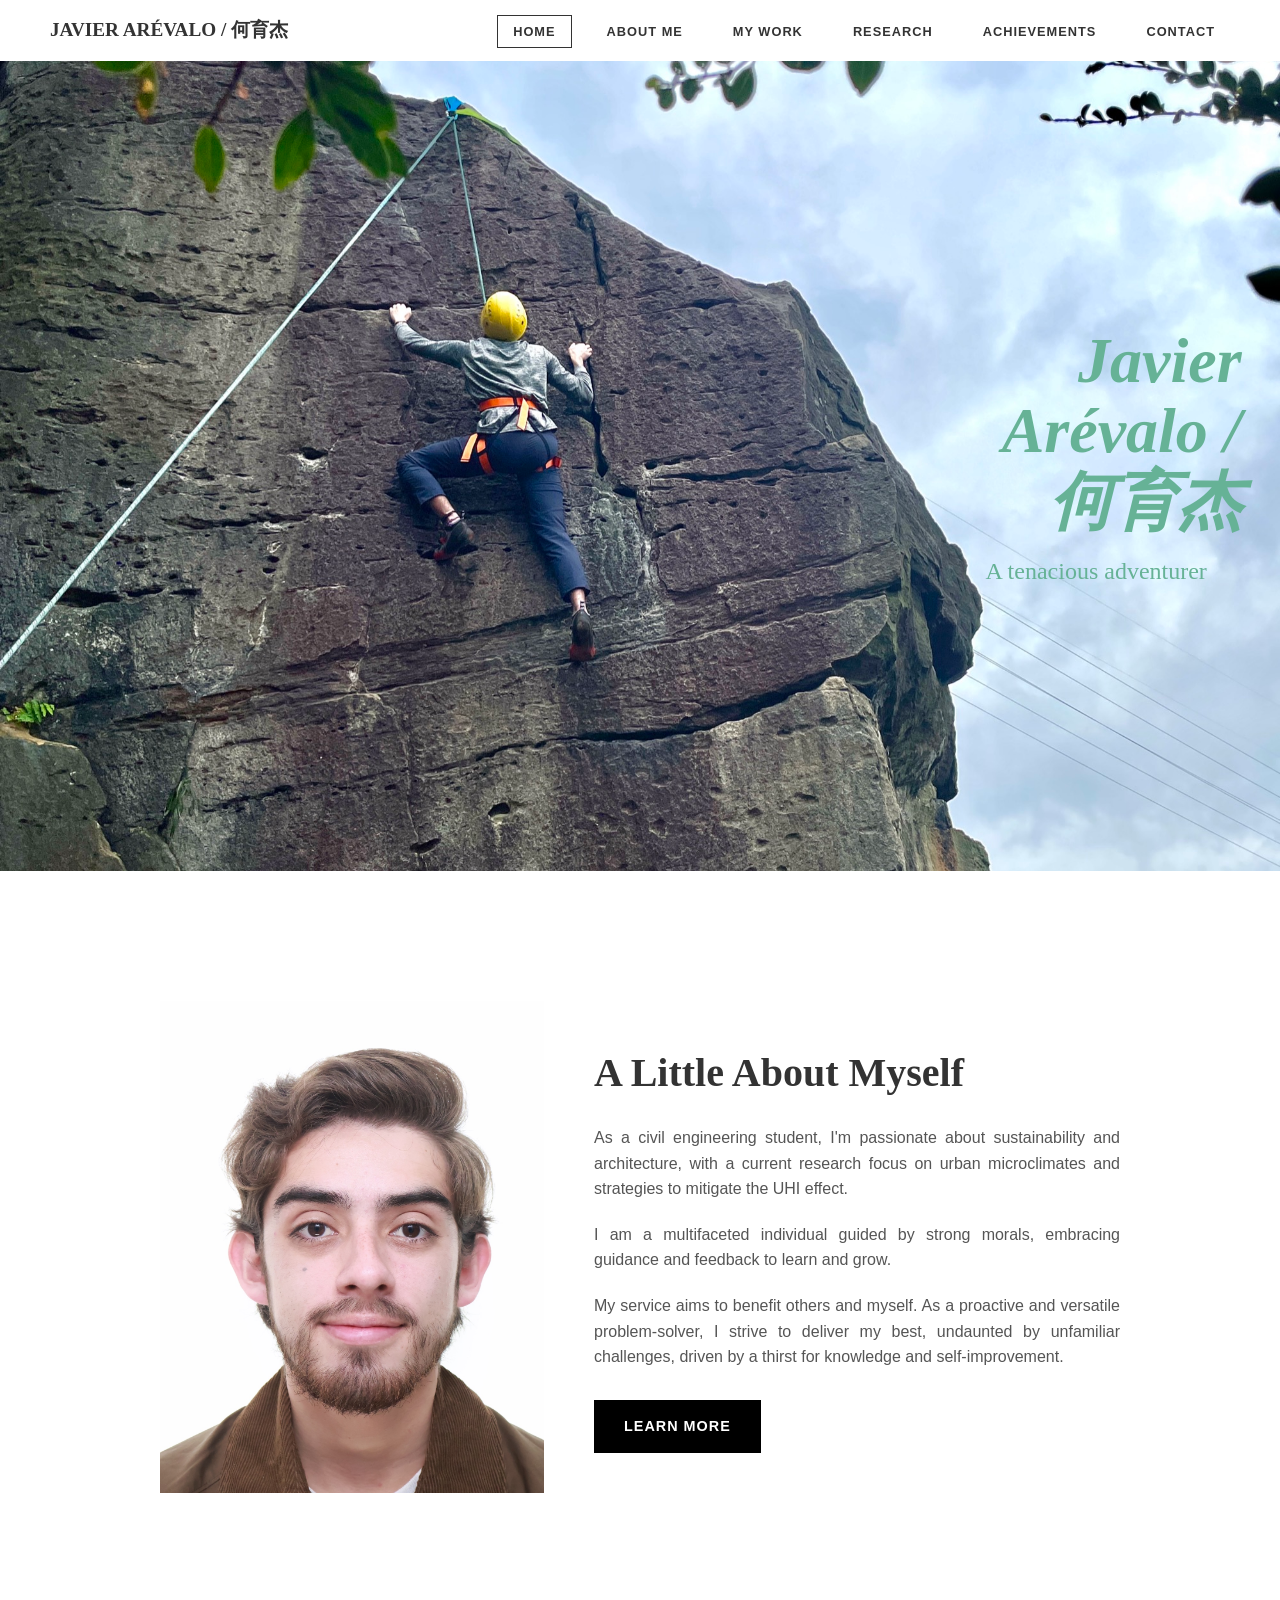
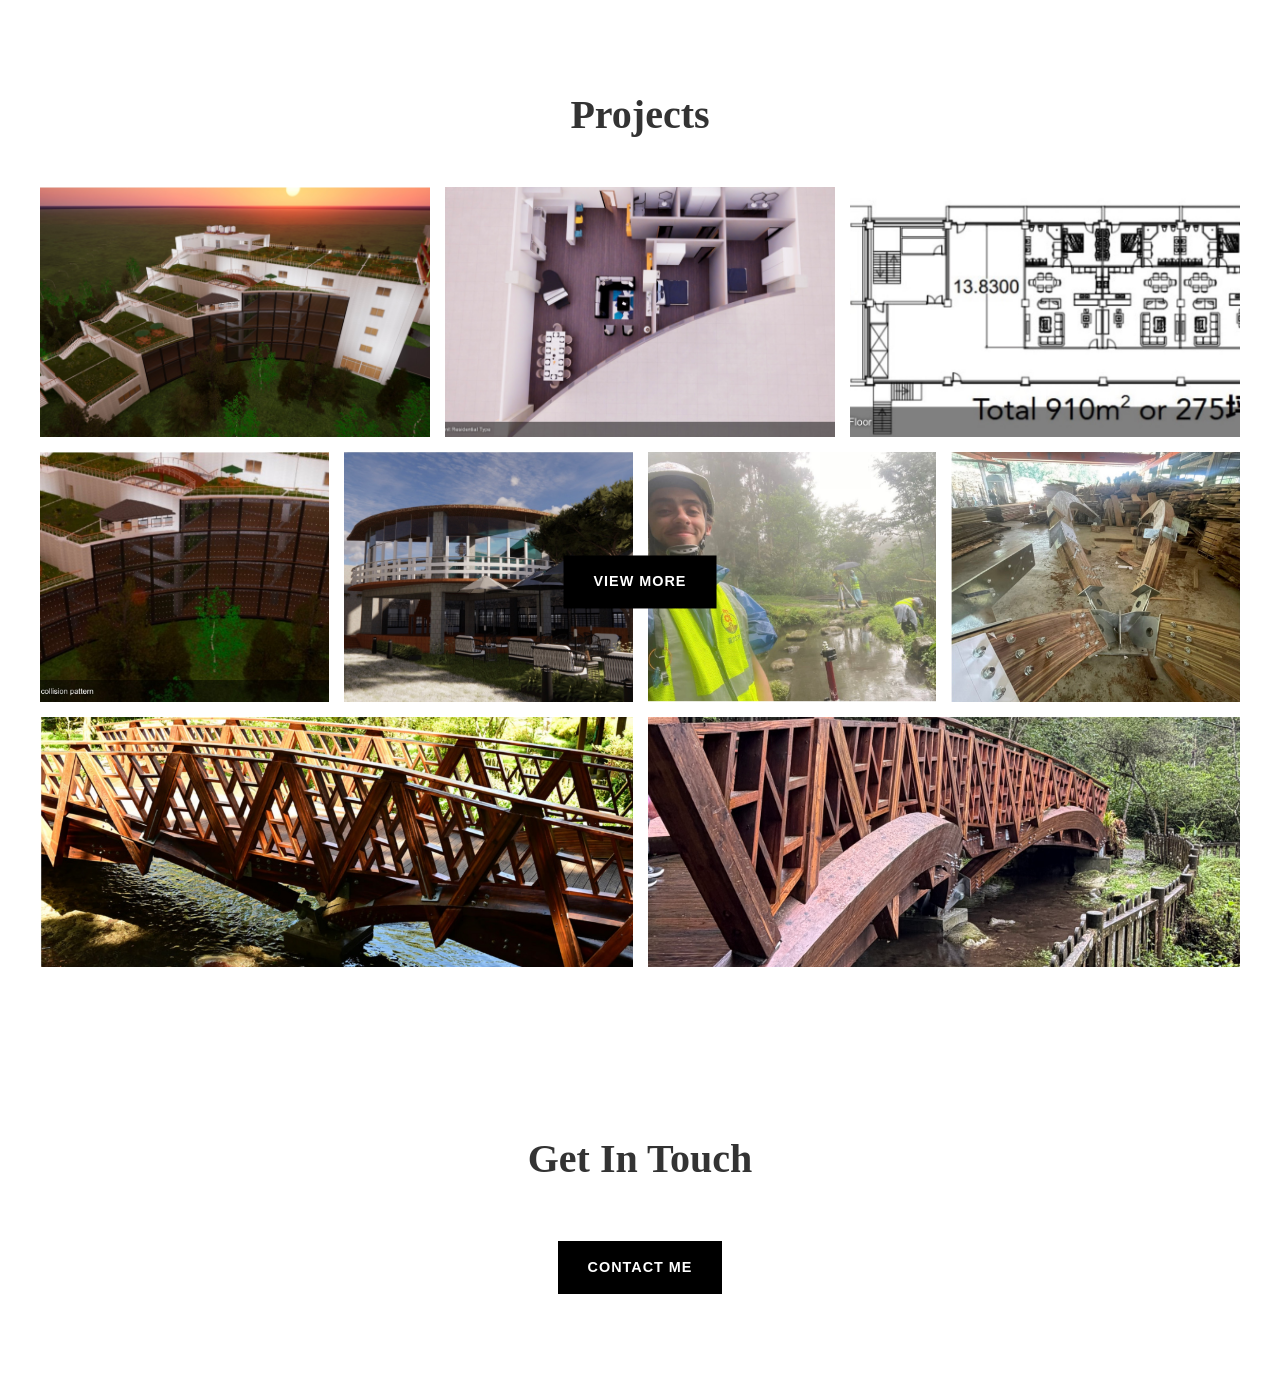
<file: index.html>
<!DOCTYPE html>
<html lang="en">
<head>
    <meta charset="UTF-8">
    <meta name="viewport" content="width=device-width, initial-scale=1.0">
    <title>Javier Arevalo - Home</title>
    <link rel="stylesheet" href="css/style.css">
</head>
<body class="home-page"> <!-- Added class to style header differently -->

    <!-- Header (Styled specifically for Home Page to be transparent/white) -->
    <header class="home-header">
        <h1>JAVIER ARÉVALO / 何育杰</h1>
        <nav>
            <ul>
                <li><a href="index.html" class="active">Home</a></li>
                <li><a href="about_me.html">About Me</a></li>
                <li><a href="projects.html">My Work</a></li>
                <li><a href="research.html">Research</a></li>
                <li><a href="achievements.html">Achievements</a></li>
                <li><a href="contact.html">Contact</a></li>
            </ul>
        </nav>
    </header>

    <main>
        <!-- 1. HERO SECTION (The big picture with name) -->
        <section class="hero-section">
            <div class="hero-content">
                <h1 class="hero-name">Javier Arévalo / 何育杰</h1>
                <p class="hero-subtitle">A tenacious adventurer</p>
            </div>
        </section>

        <!-- 2. ABOUT SECTION (Photo left, Text right) -->
        <section class="home-about-section">
            <div class="about-container">
                <div class="about-image">
                    <!-- Replace with your actual photo filename -->
                    <img src="images/MyPic.jpg" alt="Photo of Javier Arevalo">
                </div>
                <div class="about-text">
                    <h2>A Little About Myself</h2>
                    <p>As a civil engineering student, I'm passionate about sustainability and architecture, with a current research focus on urban microclimates and strategies to mitigate the UHI effect.</p>
                    <p>I am a multifaceted individual guided by strong morals, embracing guidance and feedback to learn and grow.</p>
                    <p>My service aims to benefit others and myself. As a proactive and versatile problem-solver, I strive to deliver my best, undaunted by unfamiliar challenges, driven by a thirst for knowledge and self-improvement.</p>
                    <a href="about_me.html" class="btn-black">LEARN MORE</a>
                </div>
            </div>
        </section>

        <!-- 3. PROJECTS COLLAGE (Grid Layout with Swapping) -->
        <section class="home-projects-section">
            <h2 class="section-heading">Projects</h2>
            
            <div class="collage-container">
                <div class="collage-grid">
                    <!-- Row 1 (3 images) -->
                    <div class="grid-item"><img src="images/Pr_Arch_NZB_2.jpg" class="collage-img" alt="Project"></div>
                    <div class="grid-item"><img src="images/Pr_Arch_NZB_10.jpg" class="collage-img" alt="Project"></div>
                    <div class="grid-item"><img src="images/Pr_Arch_NZB_15.jpg" class="collage-img" alt="Project"></div>
                    
                    <!-- Row 2 (4 images) -->
                    <div class="grid-item"><img src="images/Pr_Arch_NZB_16.jpg" class="collage-img" alt="Project"></div>
                    <div class="grid-item"><img src="images/Pr_Arch_OP_3.jpg" class="collage-img" alt="Project"></div>
                    <div class="grid-item"><img src="images/Pr_Wood_WB_2.jpg" class="collage-img" alt="Project"></div>
                    <div class="grid-item"><img src="images/Pr_Wood_WB_3.jpg" class="collage-img" alt="Project"></div>
                    
                    <!-- Row 3 (2 images) -->
                    <div class="grid-item"><img src="images/Pr_Wood_WB_7.jpg" class="collage-img" alt="Project"></div>
                    <div class="grid-item"><img src="images/Pr_Wood_WB_9.jpg" class="collage-img" alt="Project"></div>
                </div>
                
                <!-- The Button in the middle -->
                <div class="collage-overlay">
                    <a href="projects.html" class="btn-black">VIEW MORE</a>
                </div>
            </div>
        </section>


        <!-- 4. CONTACT SECTION -->
        <section class="home-contact-section">
            <h2 class="section-heading">Get In Touch</h2>
            <a href="contact.html" class="btn-black">CONTACT ME</a>
        </section>

    </main>
    <script src="js/script.js"></script>
</body>
</html>
</file>
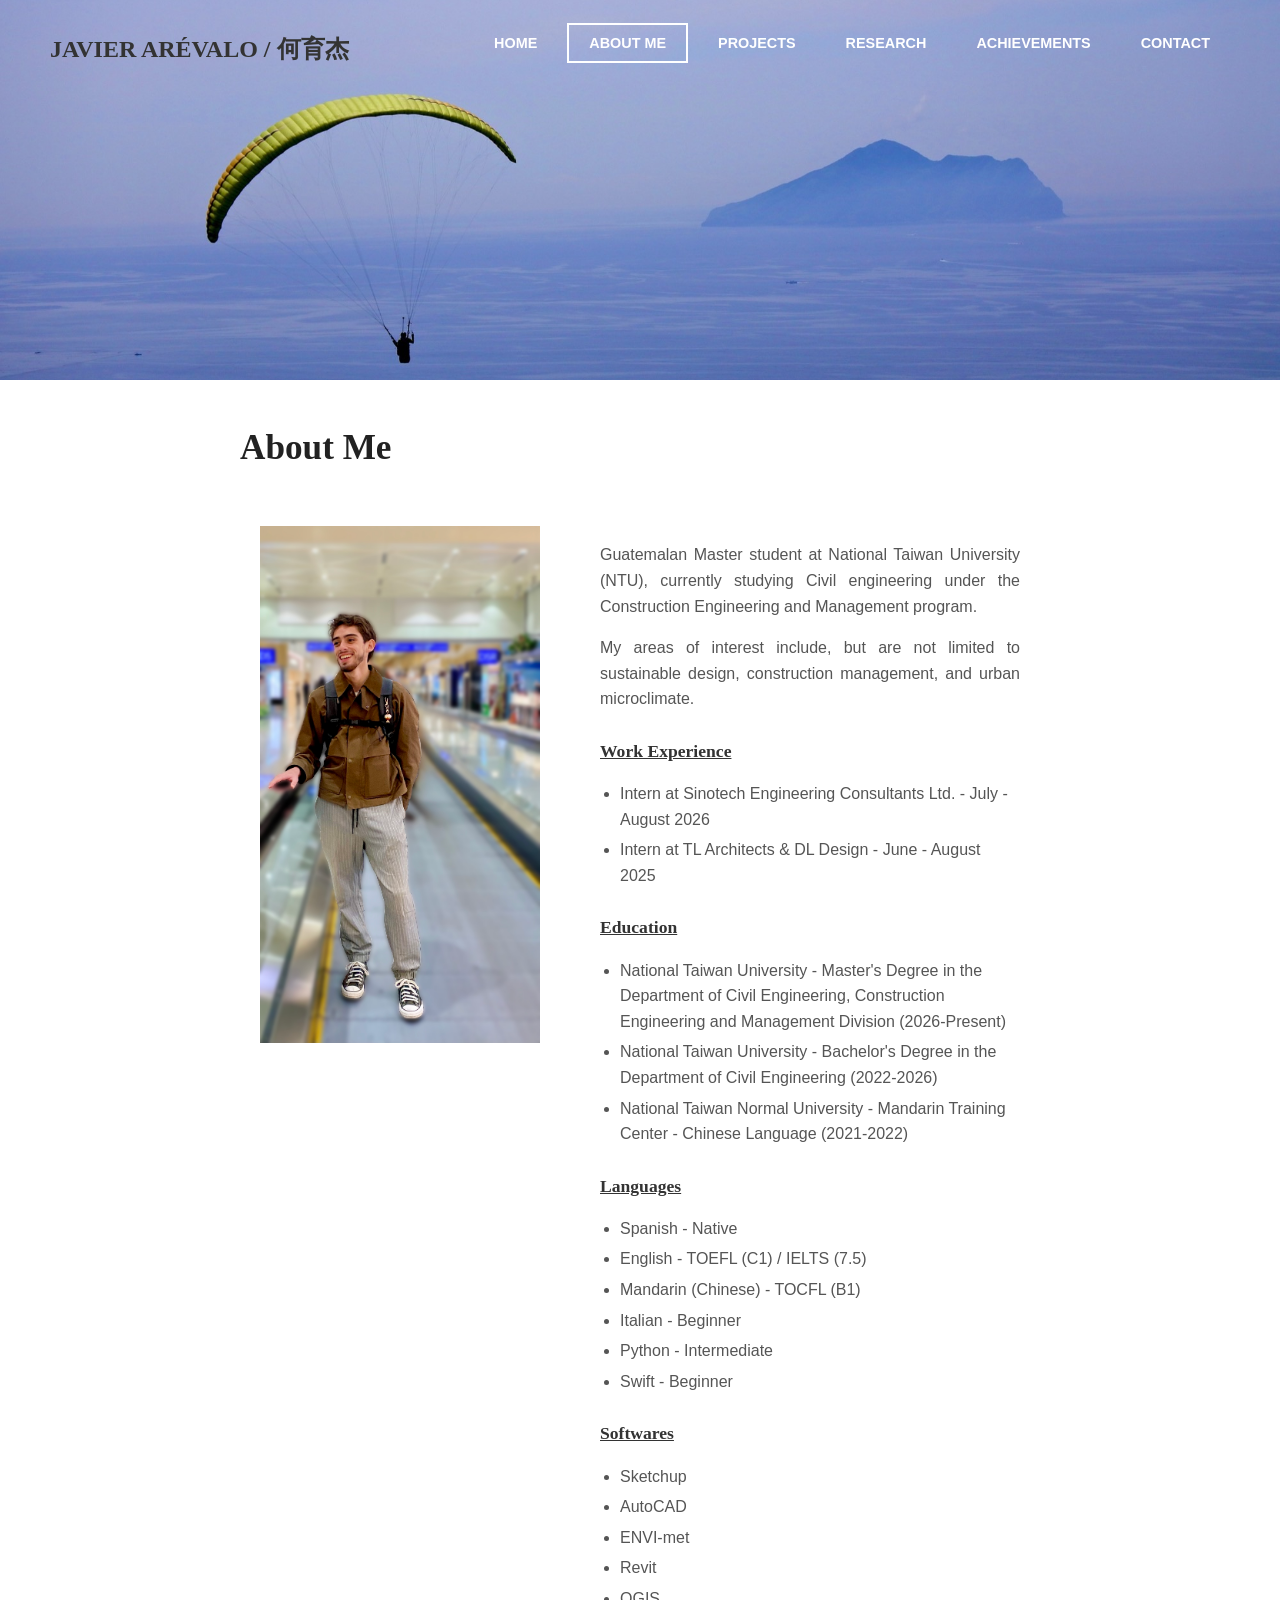
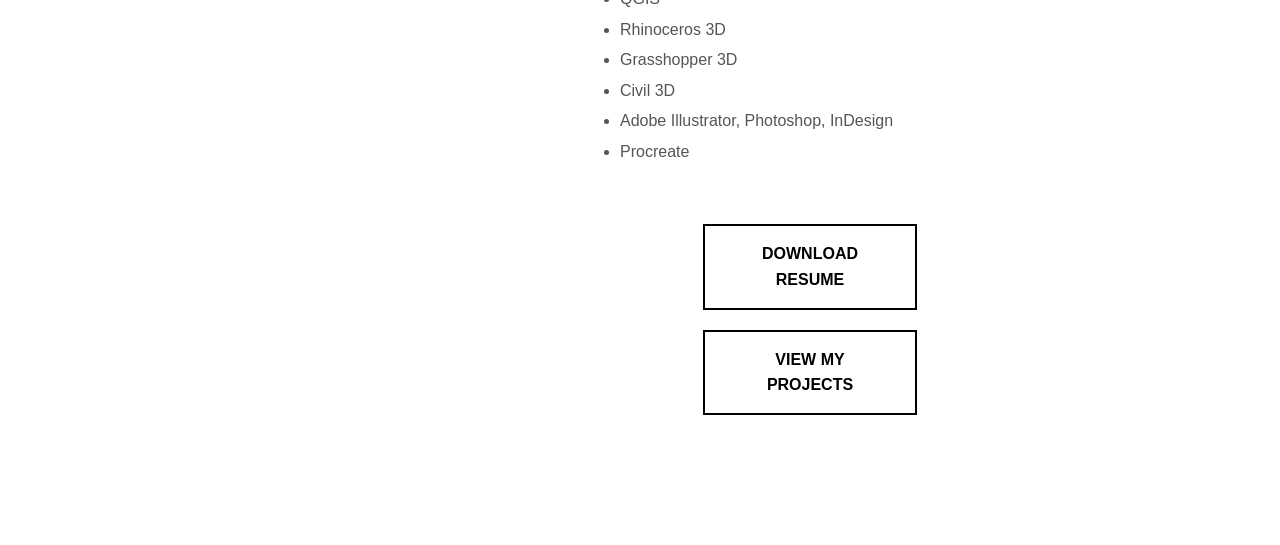
<file: about_me.html>
<!DOCTYPE html>
<html lang="en">
<head>
    <meta charset="UTF-8">
    <meta name="viewport" content="width=device-width, initial-scale=1.0">
    <title>About me - Javier Arevalo</title>
    <link rel="stylesheet" href="css/style.css">
</head>
<body>
    <header>
    <h1>JAVIER ARÉVALO / 何育杰</h1>

        <nav>
            <ul>
                <li><a href="index.html">Home</a></li>
                <li><a href="about_me.html" class="active">About me</a></li>
                <li><a href="projects.html">Projects</a></li>
                <li><a href="research.html">Research</a></li>
                <li><a href="achievements.html">Achievements</a></li>
                <li><a href="contact.html">Contact</a></li>
            </ul>
        </nav>
    </header>

    <main>
        <section class="page-content">
        <h2>About Me</h2>

        <div class="about-container">
        
            <!-- LEFT SIDE: Image -->
            <div class="about-image">
                <!-- Make sure to put your PNG file in the 'images' folder and name it correctly -->
                <img src="images/Me_full_body.jpg" alt="Javier Arevalo">
            </div>

            <!-- RIGHT SIDE: Text and Buttons -->
            <div class="about-content">

                <p>Guatemalan Master student at National Taiwan University (NTU), currently studying Civil engineering under the Construction Engineering and Management program.</p>
                <p>My areas of interest include, but are not limited to sustainable design, construction management, and urban microclimate.</p>
        
            <!-- Work Experience -->
            <h3>Work Experience</h3>
            <ul>
                <li>Intern at Sinotech Engineering Consultants Ltd. - July - August 2026</li>
                <li>Intern at TL Architects & DL Design - June - August 2025</li>
            </ul>

            <!-- Education -->
            <h3>Education</h3>
            <ul>
                <li>National Taiwan University - Master's Degree in the Department of Civil Engineering, Construction Engineering and Management Division (2026-Present)</li>
                <li>National Taiwan University - Bachelor's Degree in the Department of Civil Engineering (2022-2026)</li>
                <li>National Taiwan Normal University - Mandarin Training Center - Chinese Language (2021-2022)</li>
            </ul>

            <!-- Languages -->
            <h3>Languages</h3>
            <ul>
                <li>Spanish - Native</li>
                <li>English - TOEFL (C1) / IELTS (7.5)</li>
                <li>Mandarin (Chinese) - TOCFL (B1)</li>
                <li>Italian - Beginner</li>
                <li>Python - Intermediate</li>
                <li>Swift - Beginner</li>
            </ul>

            <!-- Softwares -->
            <h3>Softwares</h3>
            <ul>
                <li>Sketchup</li>
                <li>AutoCAD</li>
                <li>ENVI-met</li>
                <li>Revit</li>
                <li>QGIS</li>
                <li>Rhinoceros 3D</li>
                <li>Grasshopper 3D</li>
                <li>Civil 3D</li>
                <li>Adobe Illustrator, Photoshop, InDesign</li>
                <li>Procreate</li>
            </ul>
            
            <!-- Buttons aligned to the right -->
            <div class="button-container">
                <!-- Button 1: Downloads the file, it opens it in a new window (tab) -->
                <a href="pdf/履歷表_何育杰-Javier_Arevalo.pdf" class="btn" target="_blank">DOWNLOAD RESUME</a>
                
                <!-- Button 2: Links to the Projects page -->
                <a href="projects.html" class="btn">VIEW MY PROJECTS</a>
            </div>
        </div>
    </section>
</main>


    <script src="js/script.js"></script>
</body>
</html>
</file>
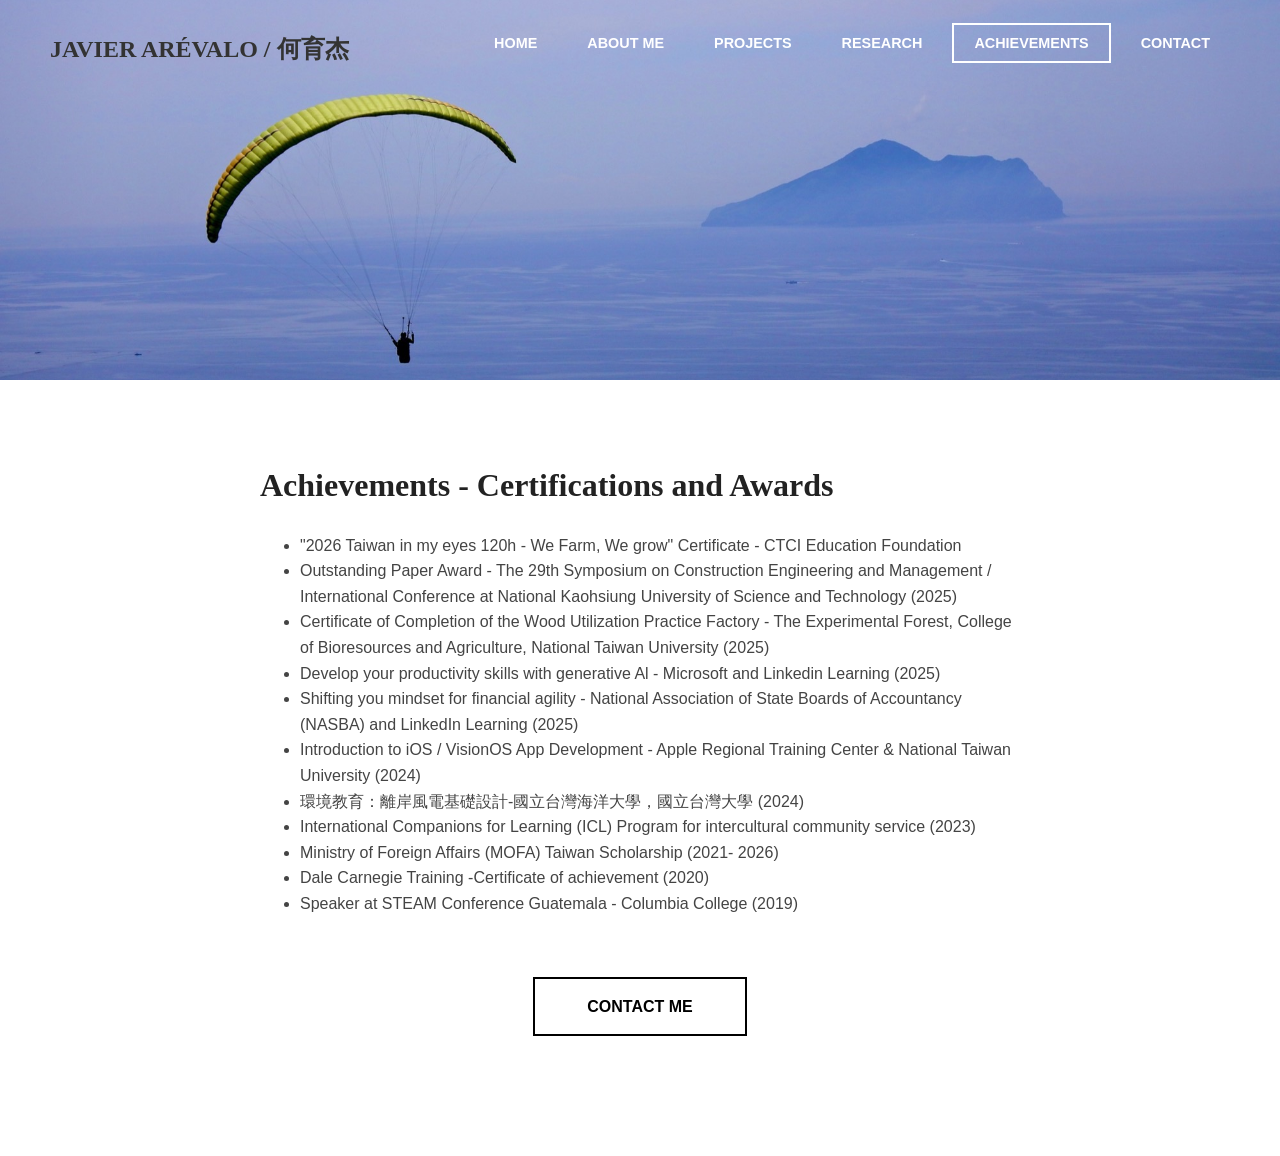
<file: achievements.html>
<!DOCTYPE html>
<html lang="en">
<head>
    <meta charset="UTF-8">
    <meta name="viewport" content="width=device-width, initial-scale=1.0">
    <title>Achievements - Javier Arevalo</title>
    <link rel="stylesheet" href="css/style.css">
</head>
<body>
    <header>
    <h1>JAVIER ARÉVALO / 何育杰</h1>

        <nav>
            <ul>
                <li><a href="index.html">Home</a></li>
                <li><a href="about_me.html">About me</a></li>
                <li><a href="projects.html">Projects</a></li>
                <li><a href="research.html">Research</a></li>
                <li><a href="achievements.html" class="active">Achievements</a></li>
                <li><a href="contact.html">Contact</a></li>
            </ul>
        </nav>
    </header>

    <main>
        <div class="projects-wrapper">
            
            <!-- 1. Main Title -->
            <h1 class="main-title">Achievements - Certifications and Awards</h1>

           <ul>
                <li>"2026 Taiwan in my eyes 120h - We Farm, We grow" Certificate - CTCI Education Foundation</li>
                <li>Outstanding Paper Award - The 29th Symposium on Construction Engineering and Management / International Conference at National Kaohsiung University of Science and Technology (2025) </li>
                <li>Certificate of Completion of the Wood Utilization Practice Factory - The Experimental Forest, College of Bioresources and Agriculture, National Taiwan University (2025) </li>
                <li>Develop your productivity skills with generative Al - Microsoft and Linkedin Learning (2025)</li>
                <li>Shifting you mindset for financial agility - National Association of State Boards of Accountancy (NASBA) and LinkedIn Learning (2025)</li>
                <li>Introduction to iOS / VisionOS App Development - Apple Regional Training Center & National Taiwan University (2024)</li>
                <li>環境教育：離岸風電基礎設計-國立台灣海洋大學，國立台灣大學 (2024)</li>
                <li>International Companions for Learning (ICL) Program for intercultural community service (2023)</li>
                <li>Ministry of Foreign Affairs (MOFA) Taiwan Scholarship (2021- 2026)</li>
                <li>Dale Carnegie Training -Certificate of achievement (2020)</li>
                <li>Speaker at STEAM Conference Guatemala - Columbia College (2019)</li>
           </ul>

            <!-- Buttons on the bottom of the page are centered -->
            <div class="button-container">
                <!-- Button 1: Links to the Contact Me page -->
                <a href="contact.html" class="btn">CONTACT ME</a>
            </div>

        </div>
    </main>
</file>
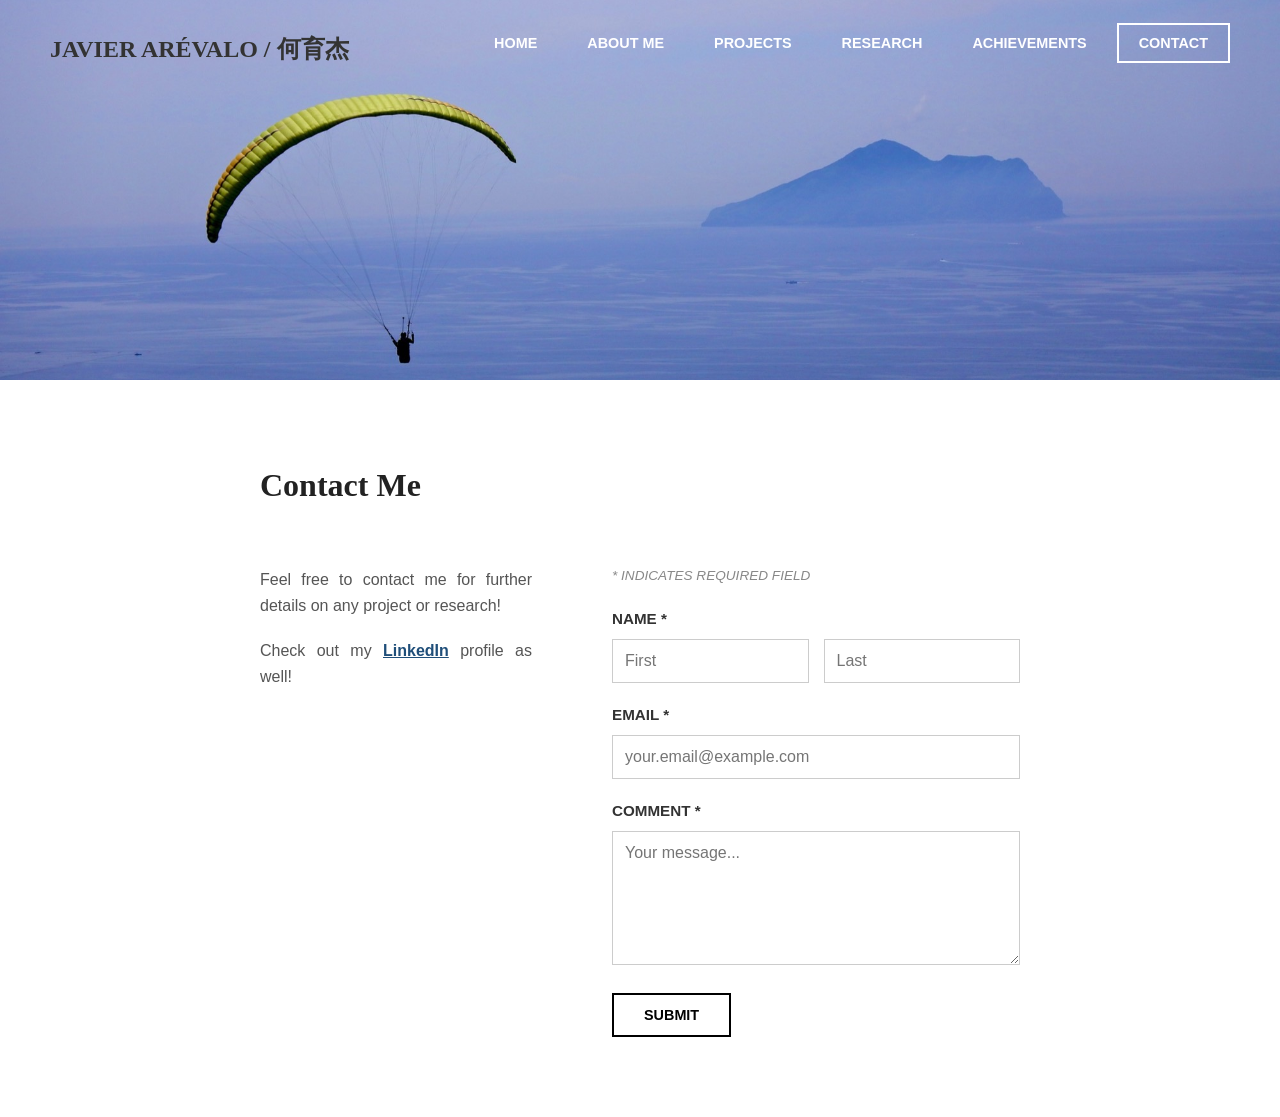
<file: contact.html>
<!DOCTYPE html>
<html lang="en">
<head>
    <meta charset="UTF-8">
    <meta name="viewport" content="width=device-width, initial-scale=1.0">
    <title>Contact - Javier Arevalo</title>
    <link rel="stylesheet" href="css/style.css">
</head>
<body>
    <header>
    <h1>JAVIER ARÉVALO / 何育杰</h1>

        <nav>
            <ul>
                <li><a href="index.html">Home</a></li>
                <li><a href="about_me.html">About me</a></li>
                <li><a href="projects.html">Projects</a></li>
                <li><a href="research.html">Research</a></li>
                <li><a href="achievements.html">Achievements</a></li>
                <li><a href="contact.html" class="active">Contact</a></li>
            </ul>
        </nav>
    </header>

    <main>
        <div class="projects-wrapper">
            
            <!-- 1. Main Title -->
            <h1 class="main-title">Contact Me</h1>

            <div class="contact-layout">
                
                <!-- Left Side: Info -->
                <div class="contact-info">
                    <p>Feel free to contact me for further details on any project or research!</p>
                    
                    <p>Check out my <a href="https://www.linkedin.com/in/javier-arevalo-12heyujie" target="_blank" rel="noopener noreferrer" class="external-link"><strong>LinkedIn</strong></a> profile as well!</p>
                </div>

                <!-- Right Side: Contact Form -->
                <div class="contact-form">
                    <p class="required-note">* INDICATES REQUIRED FIELD</p>
                    
                    <!-- Replace the action URL with your Formspree endpoint -->
                    <form action="https://formspree.io/f/xjyvwoaq" method="POST">
                        
                        <label for="fname">NAME *</label>
                        <div class="name-fields">
                            <input type="text" id="fname" name="first-name" placeholder="First" required>
                            <input type="text" id="lname" name="last-name" placeholder="Last">
                        </div>

                        <label for="email">EMAIL *</label>
                        <input type="email" id="email" name="email" placeholder="your.email@example.com" required>

                        <label for="message">COMMENT *</label>
                        <textarea id="message" name="message" rows="6" placeholder="Your message..." required></textarea>

                        <button type="submit" class="btn-submit">SUBMIT</button>
                    </form>
                </div>

            </div>
        </div>
    </main>
    <script src="js/script.js"></script>
</body>
</html>
</file>
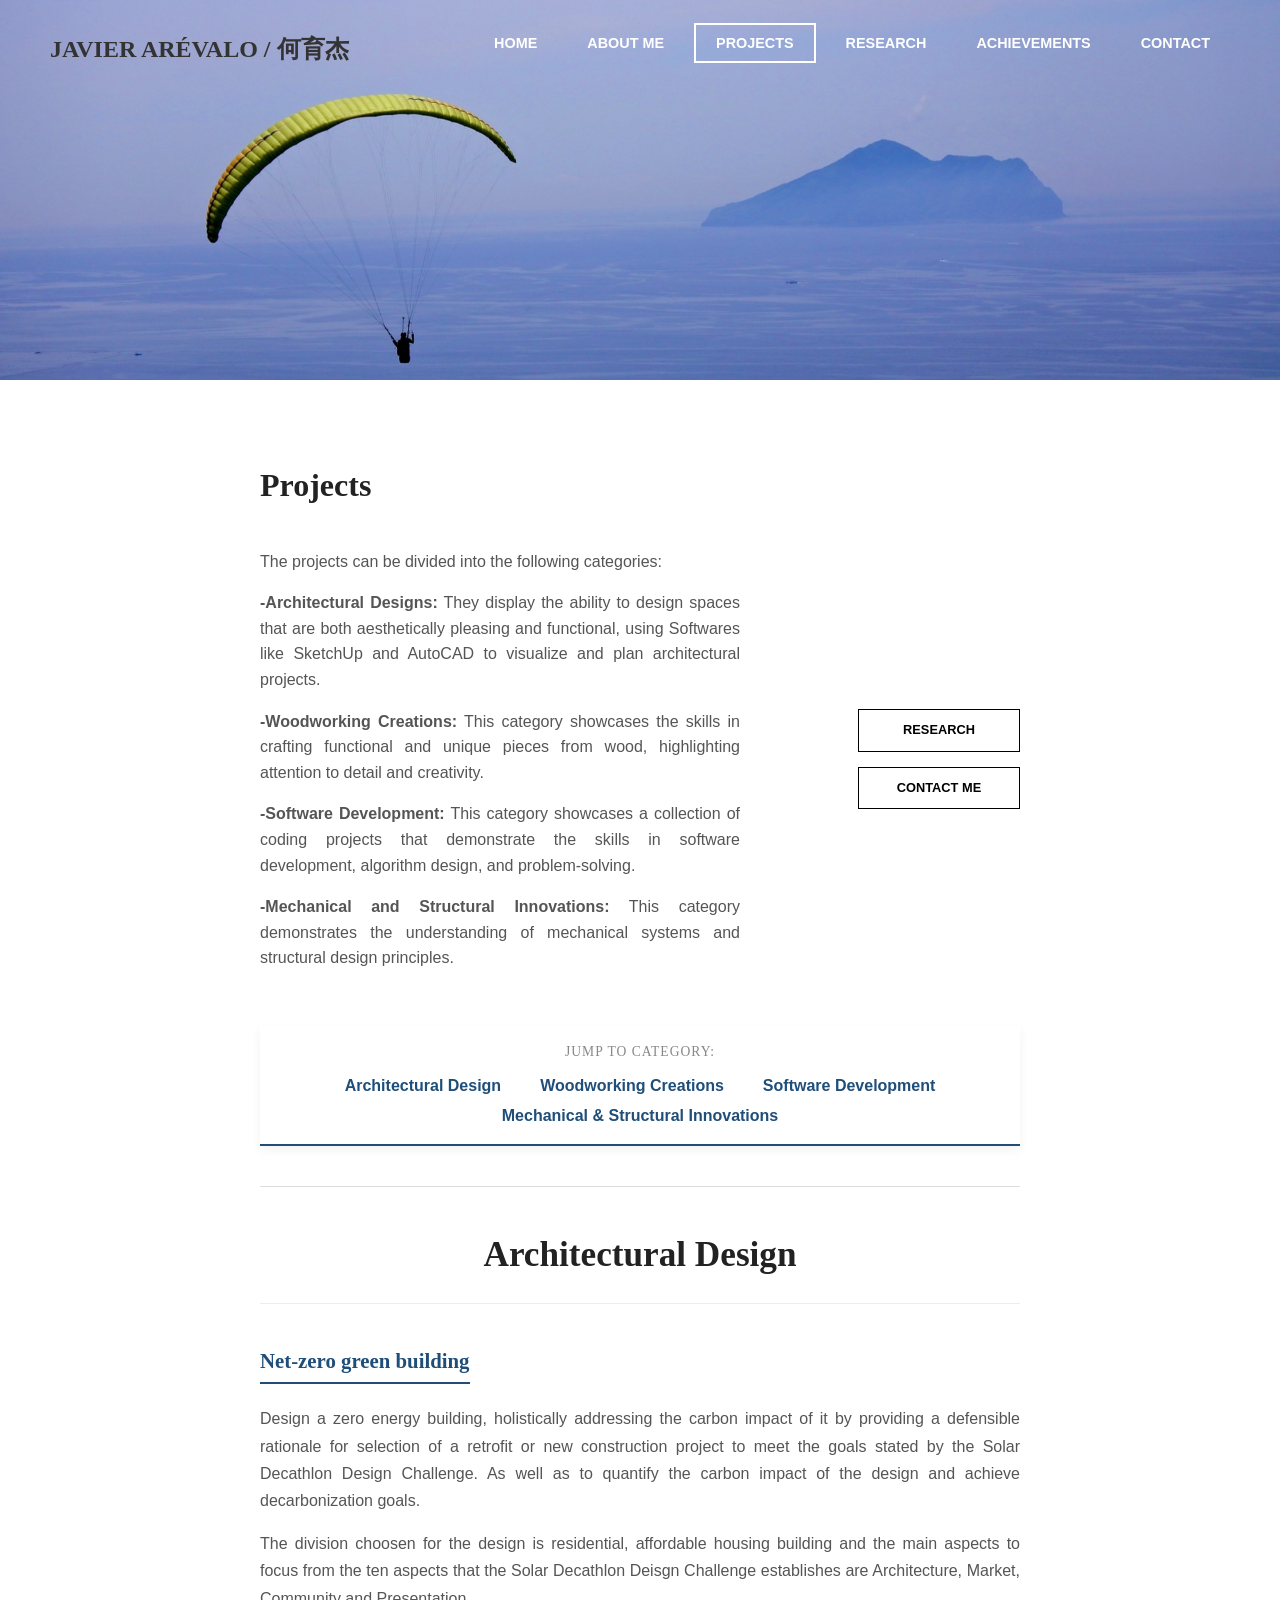
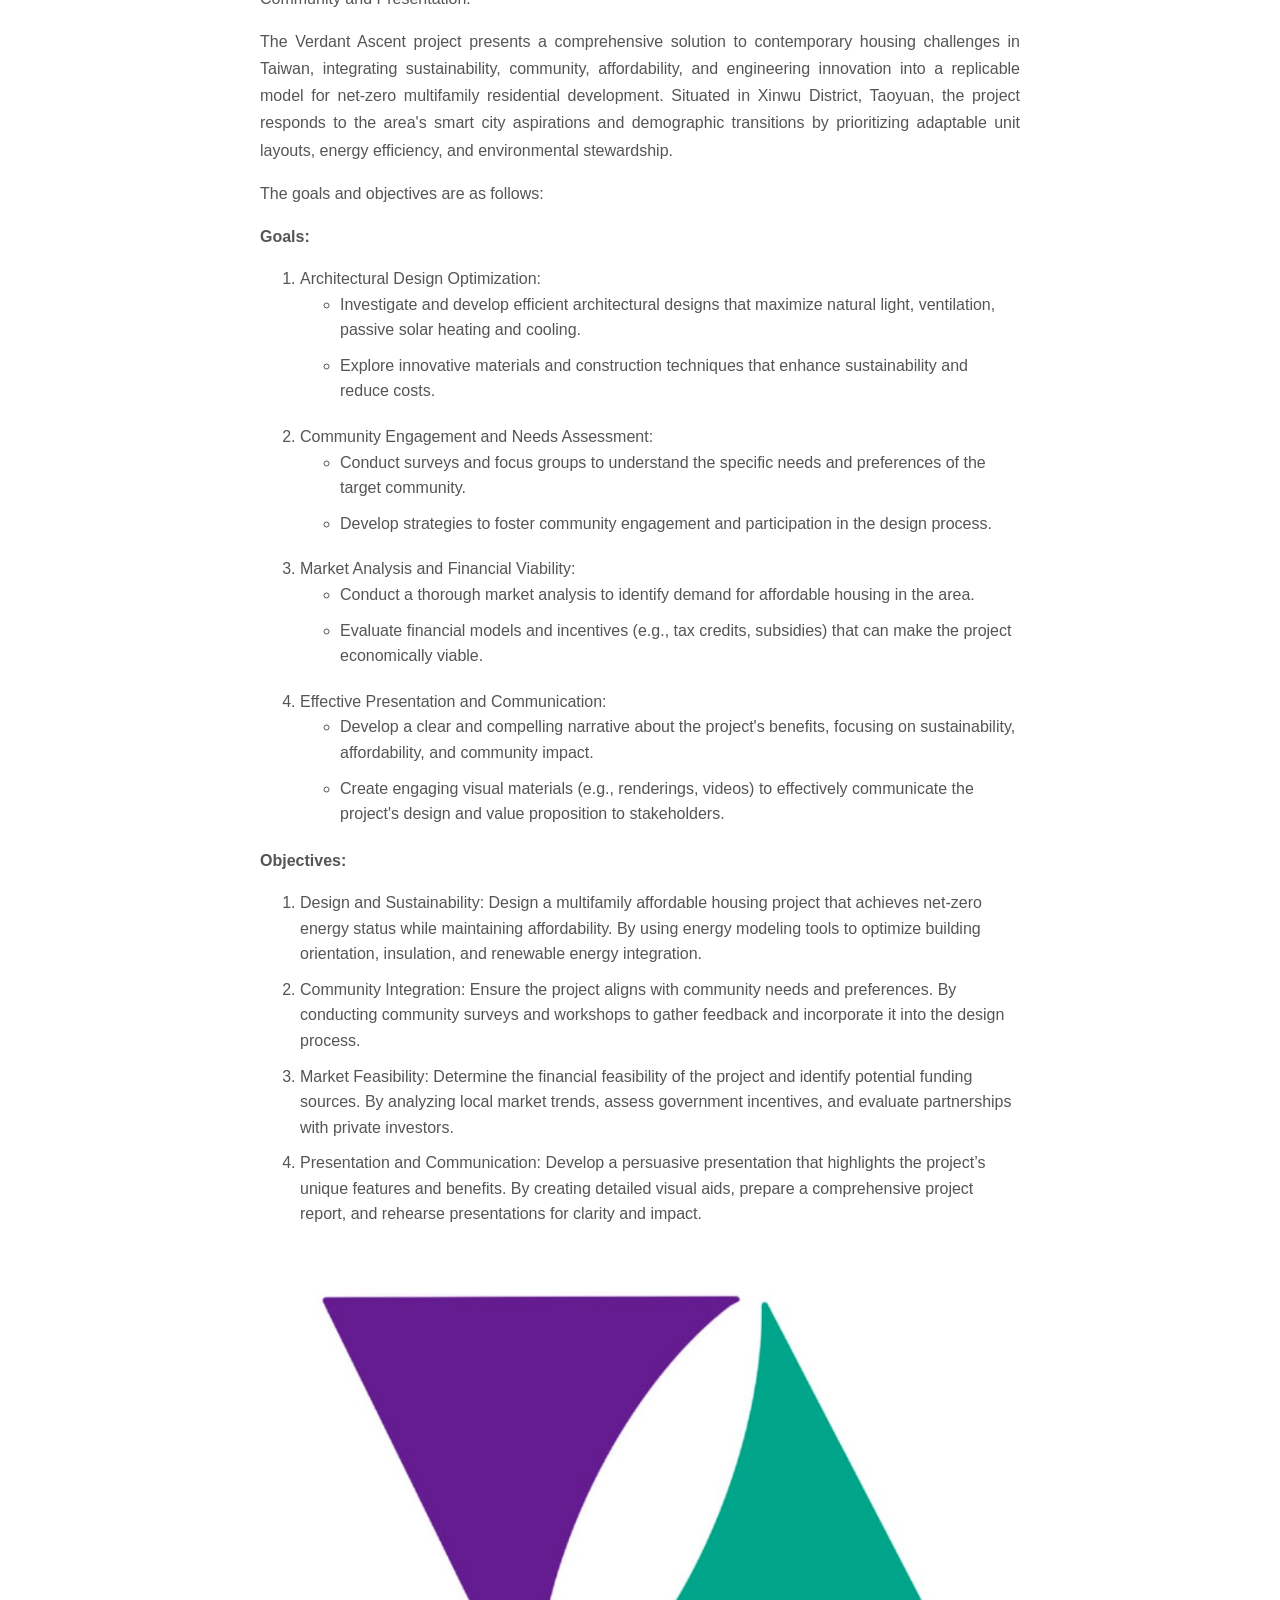
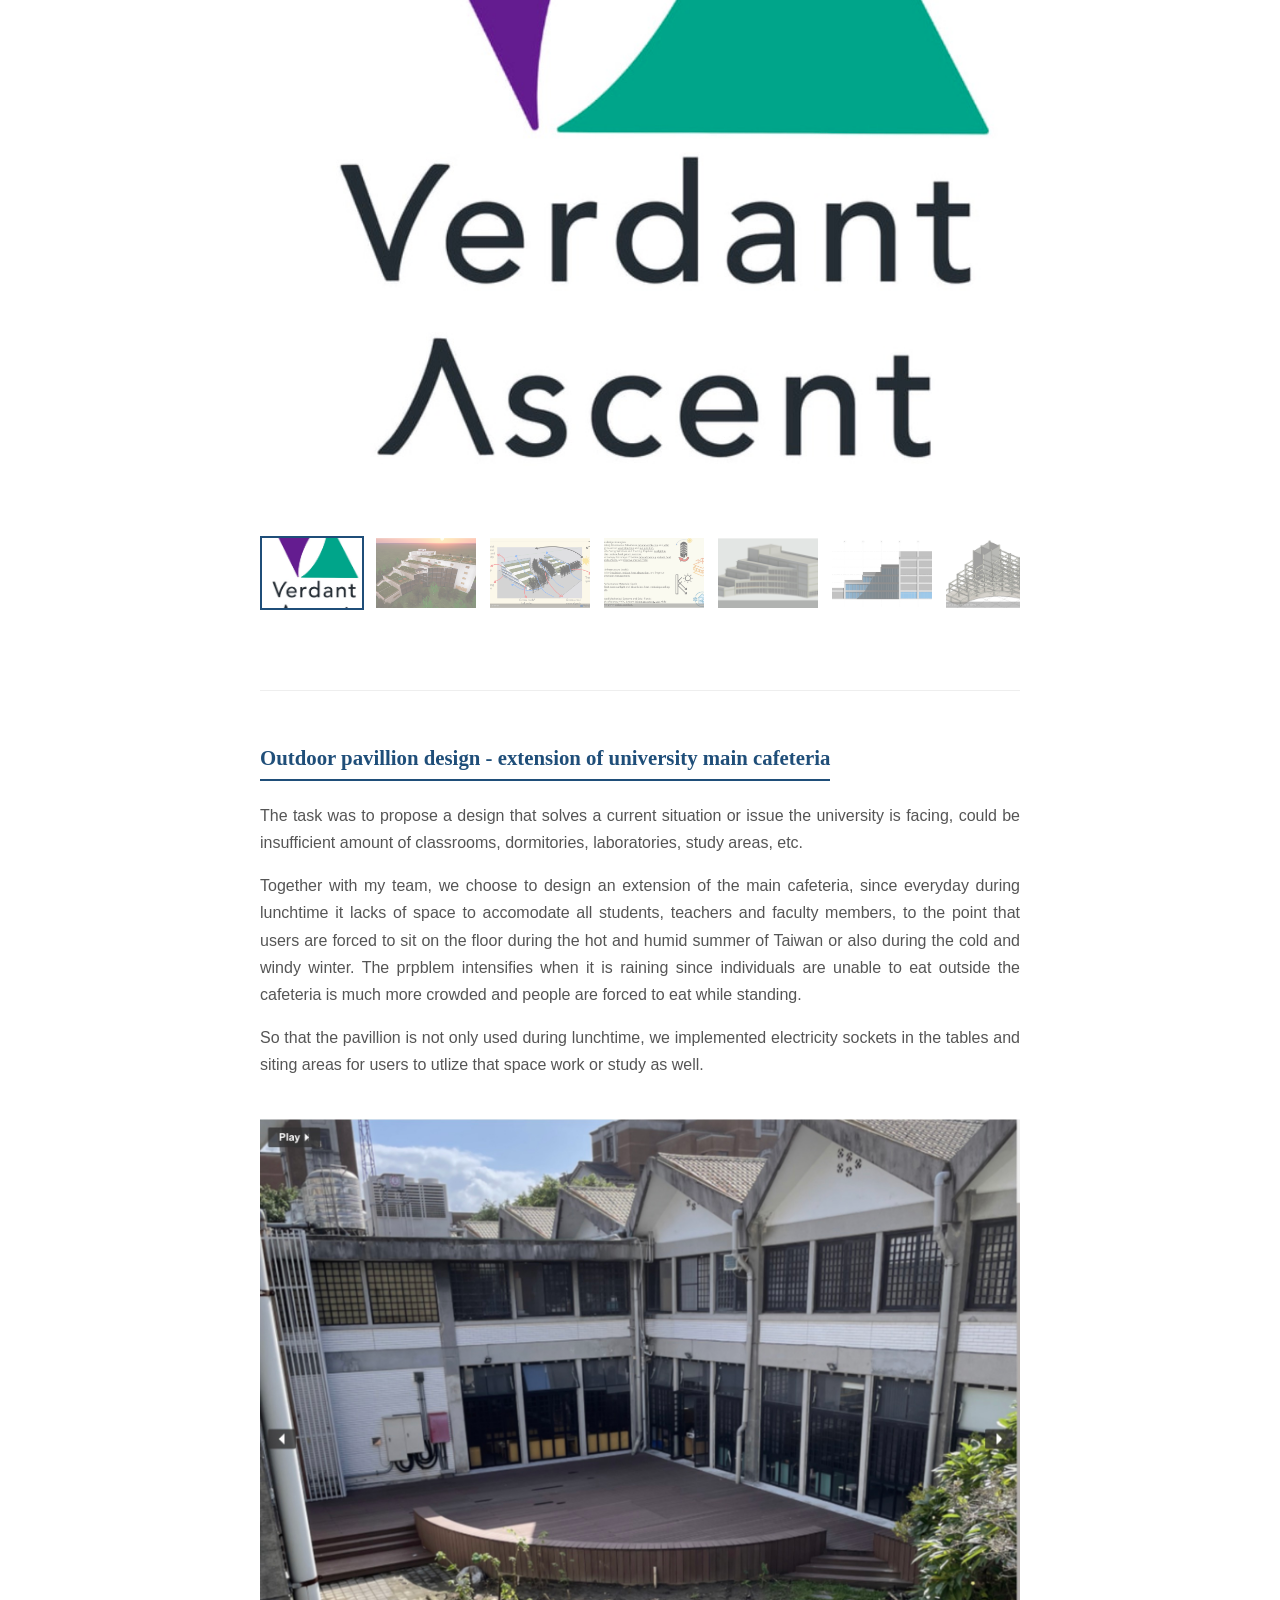
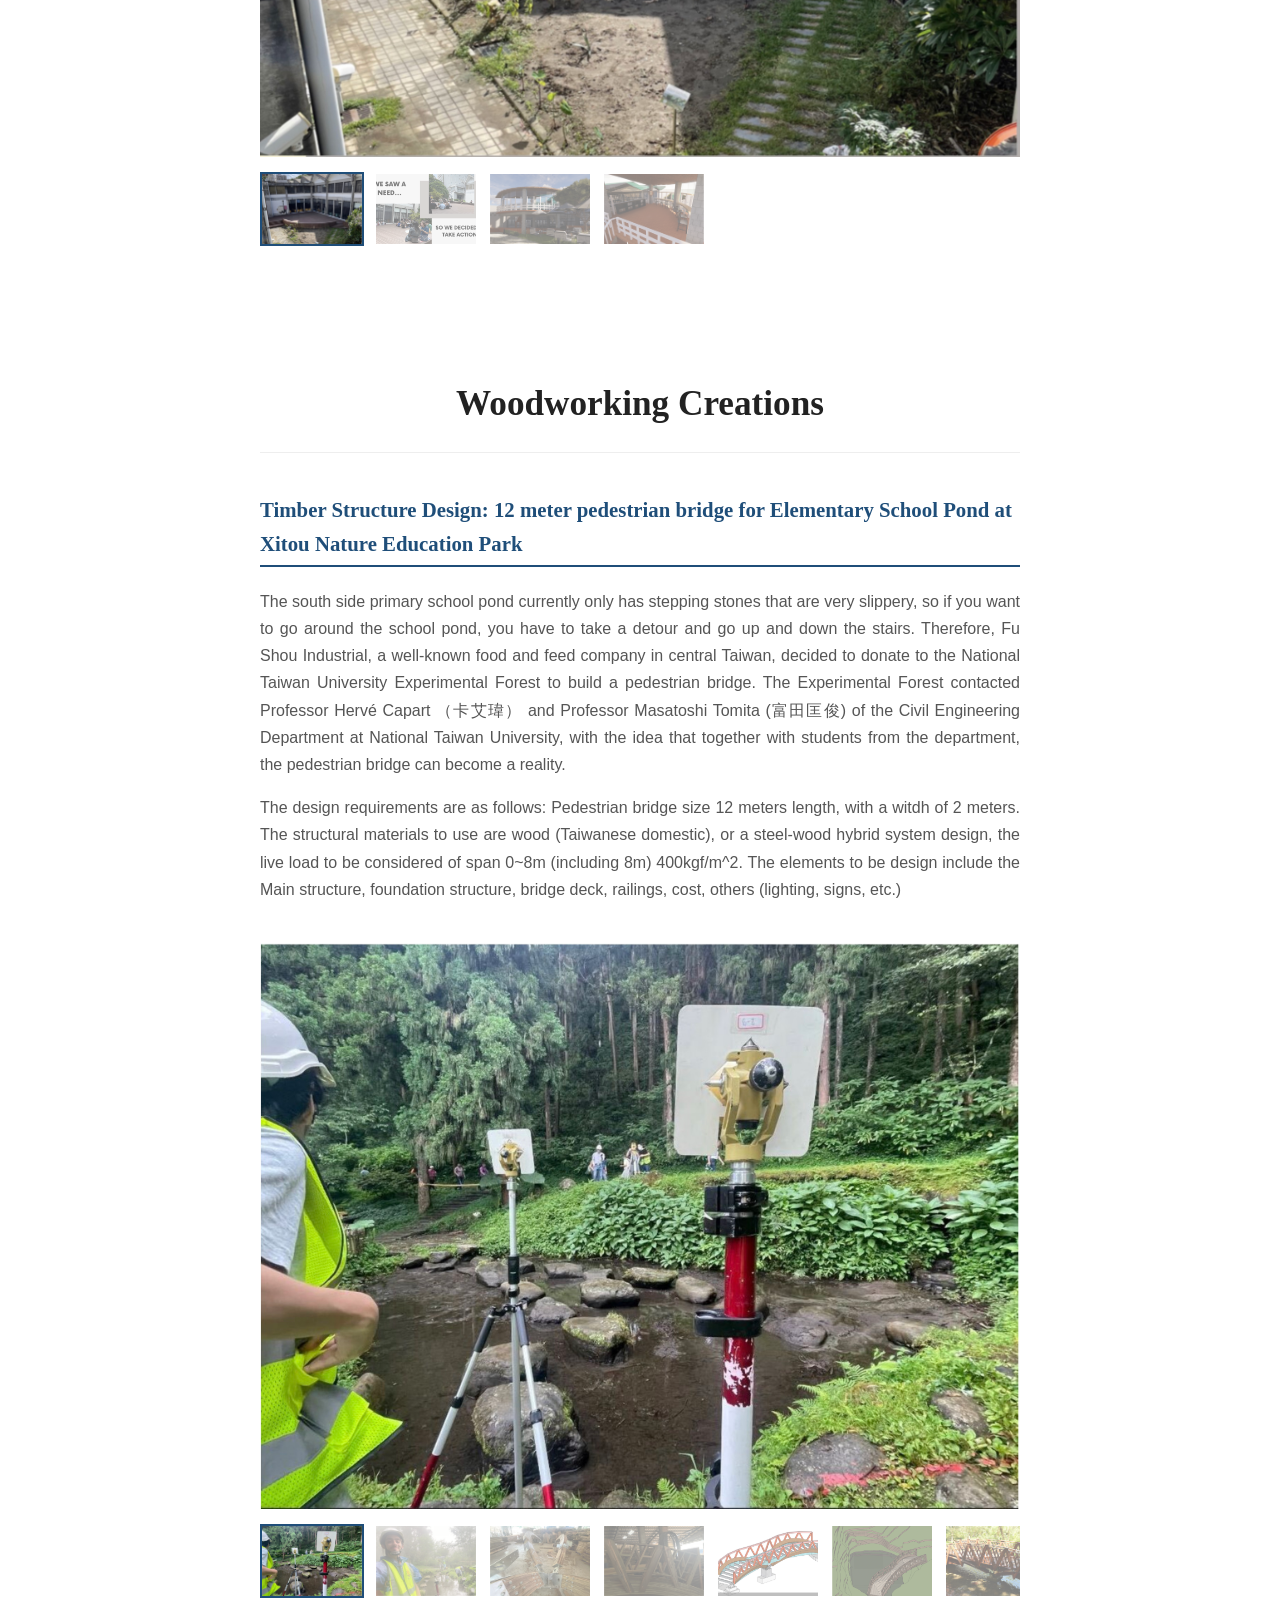
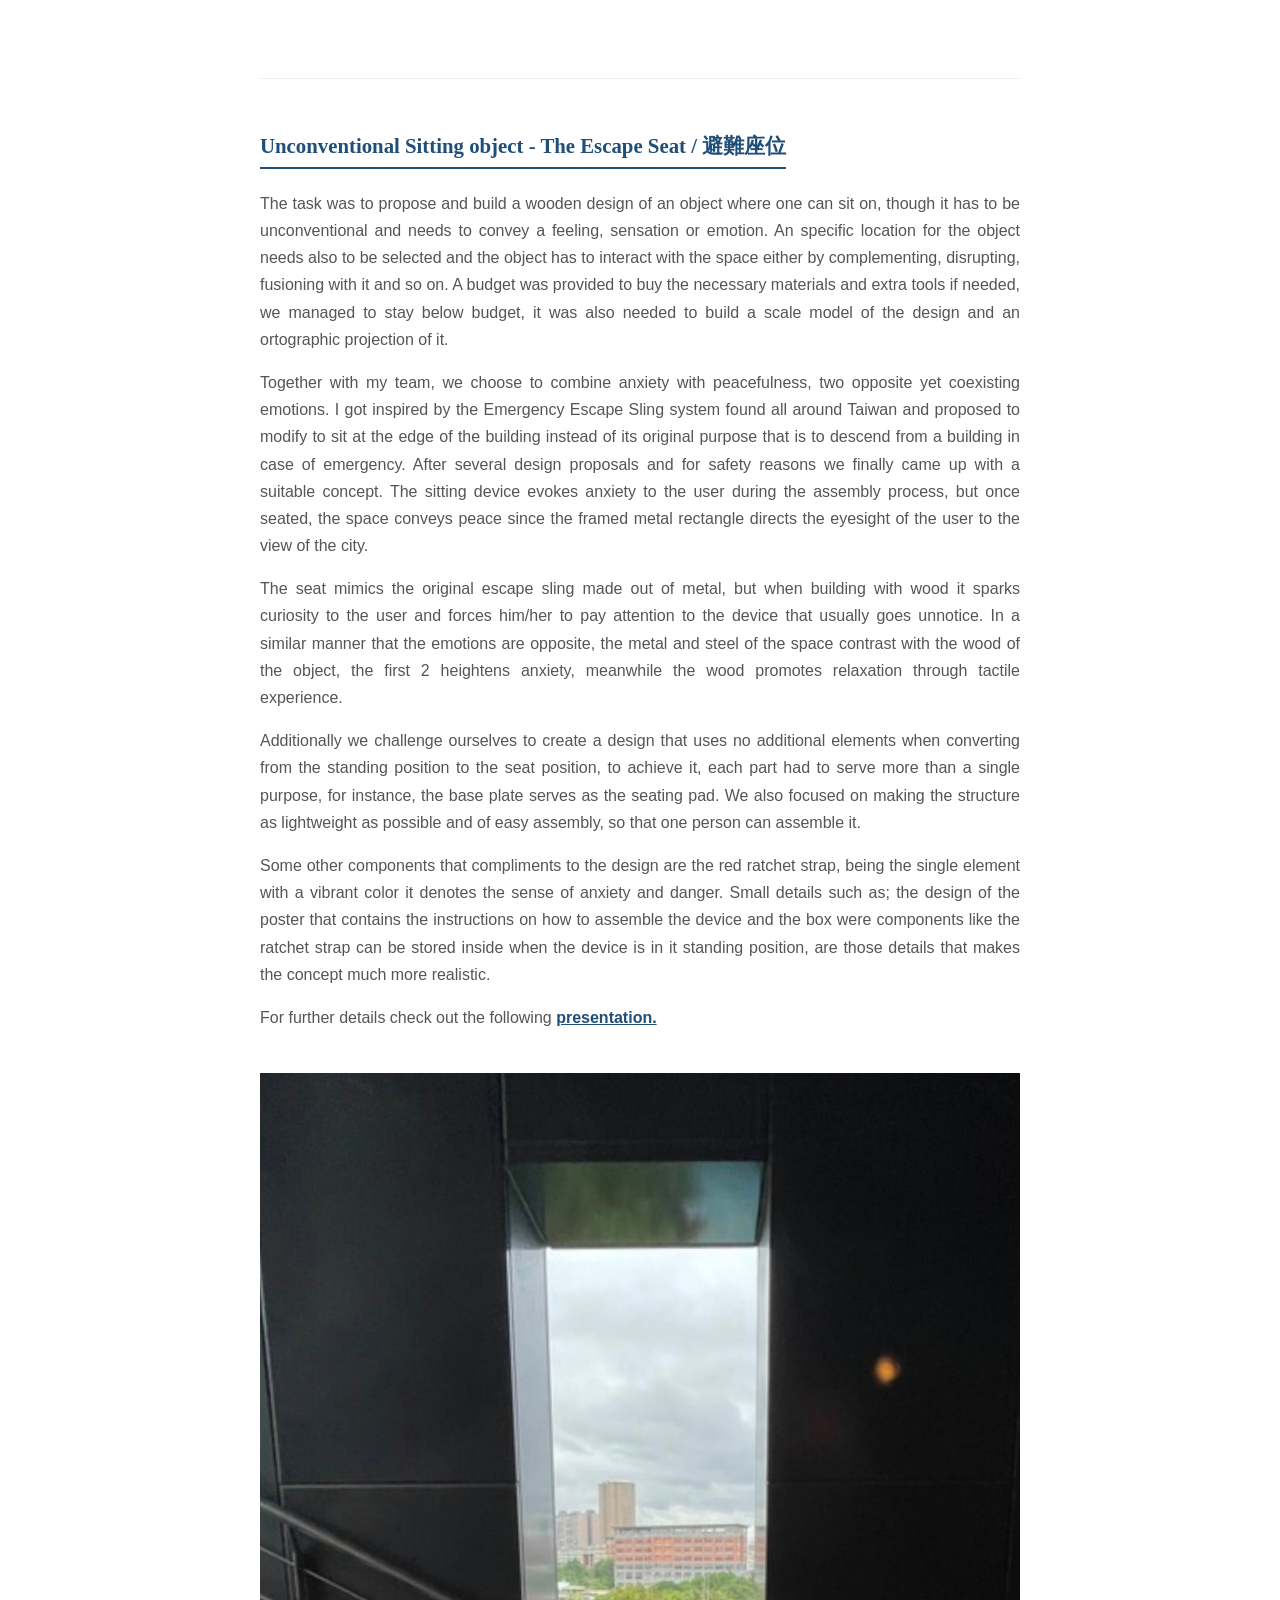
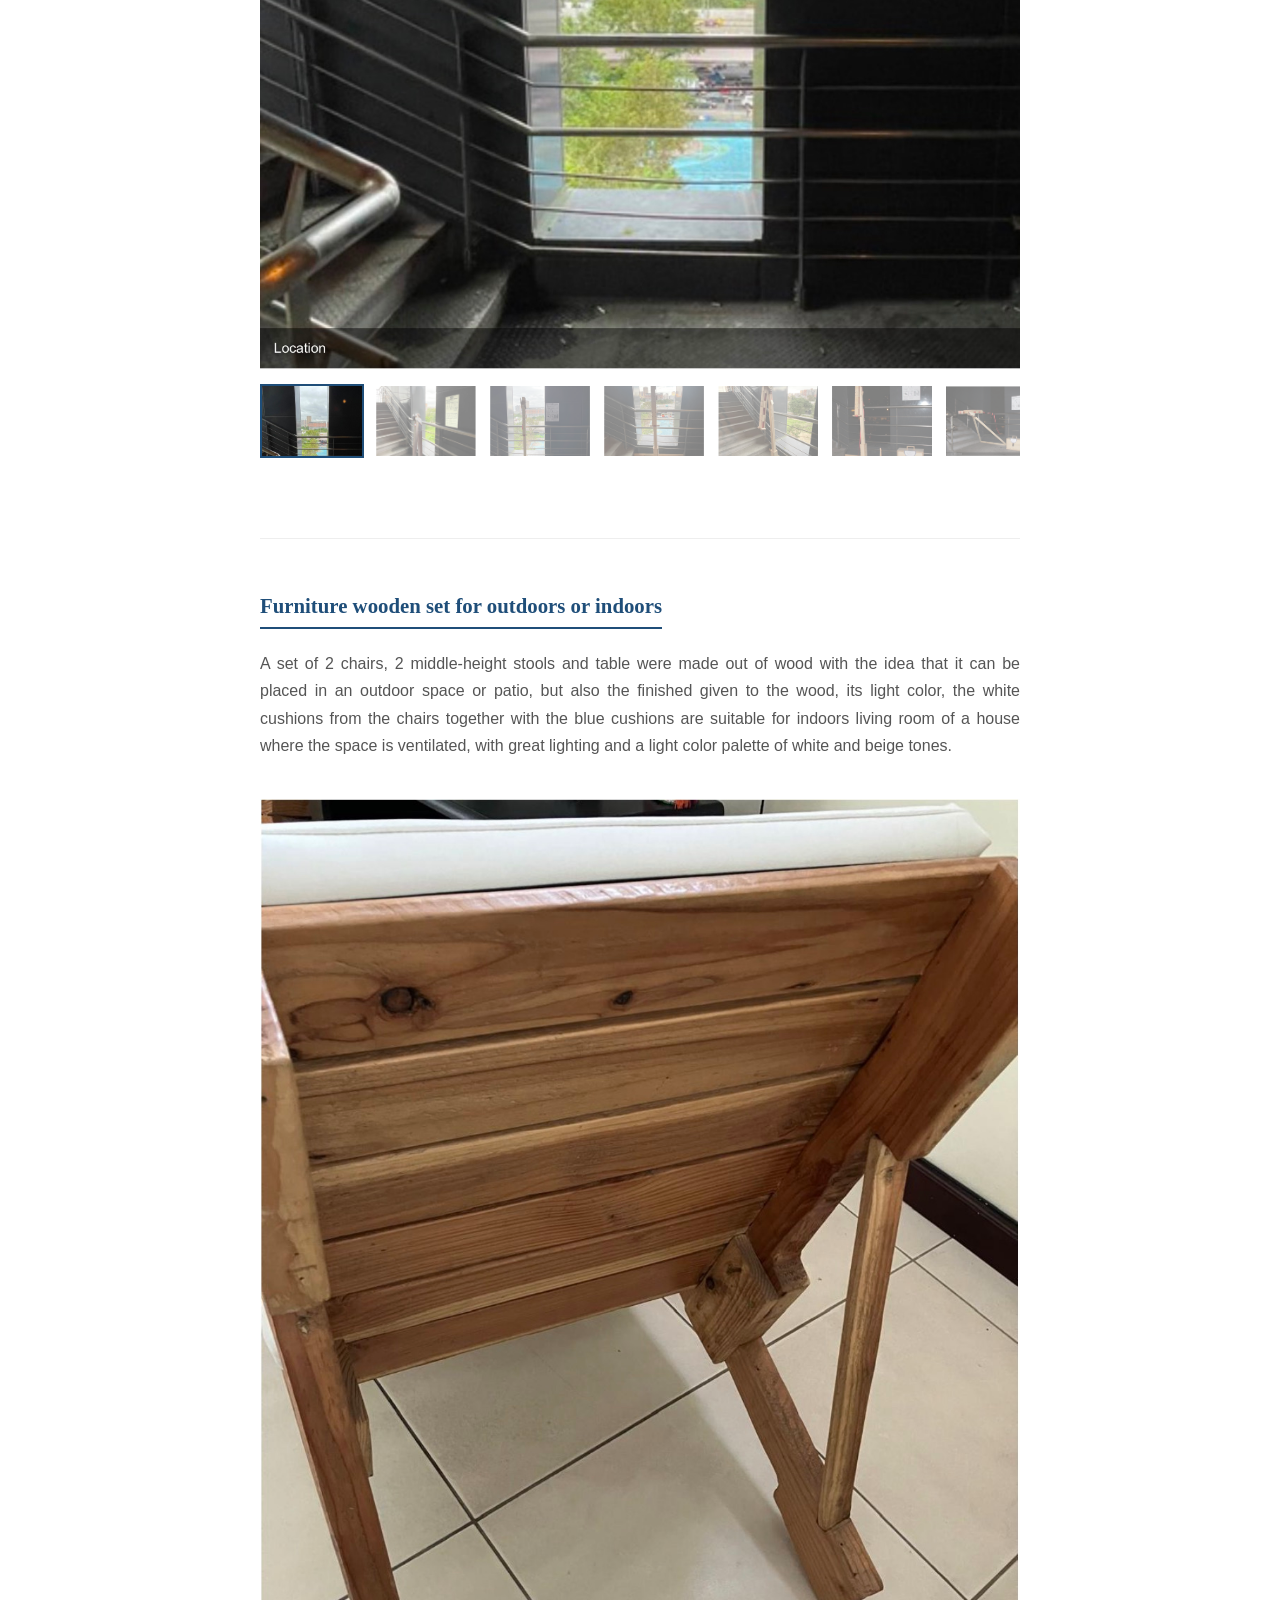
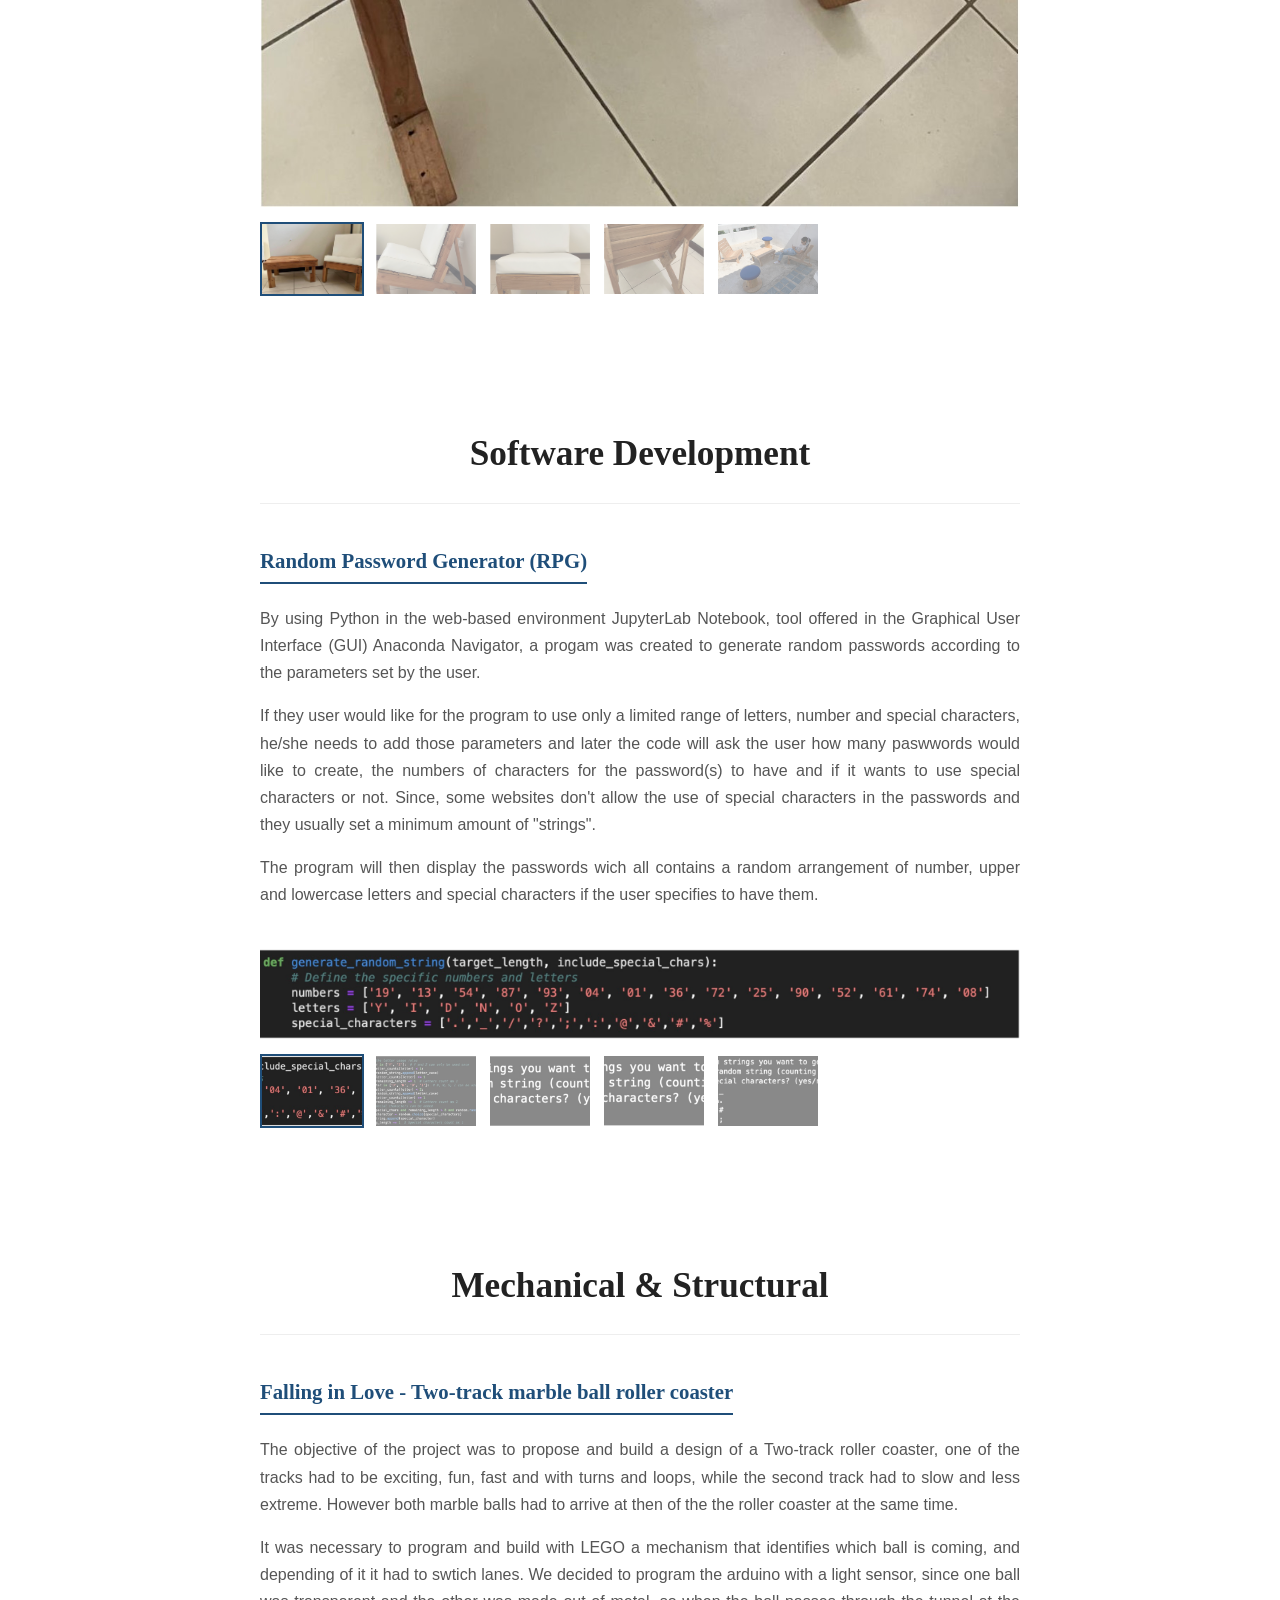
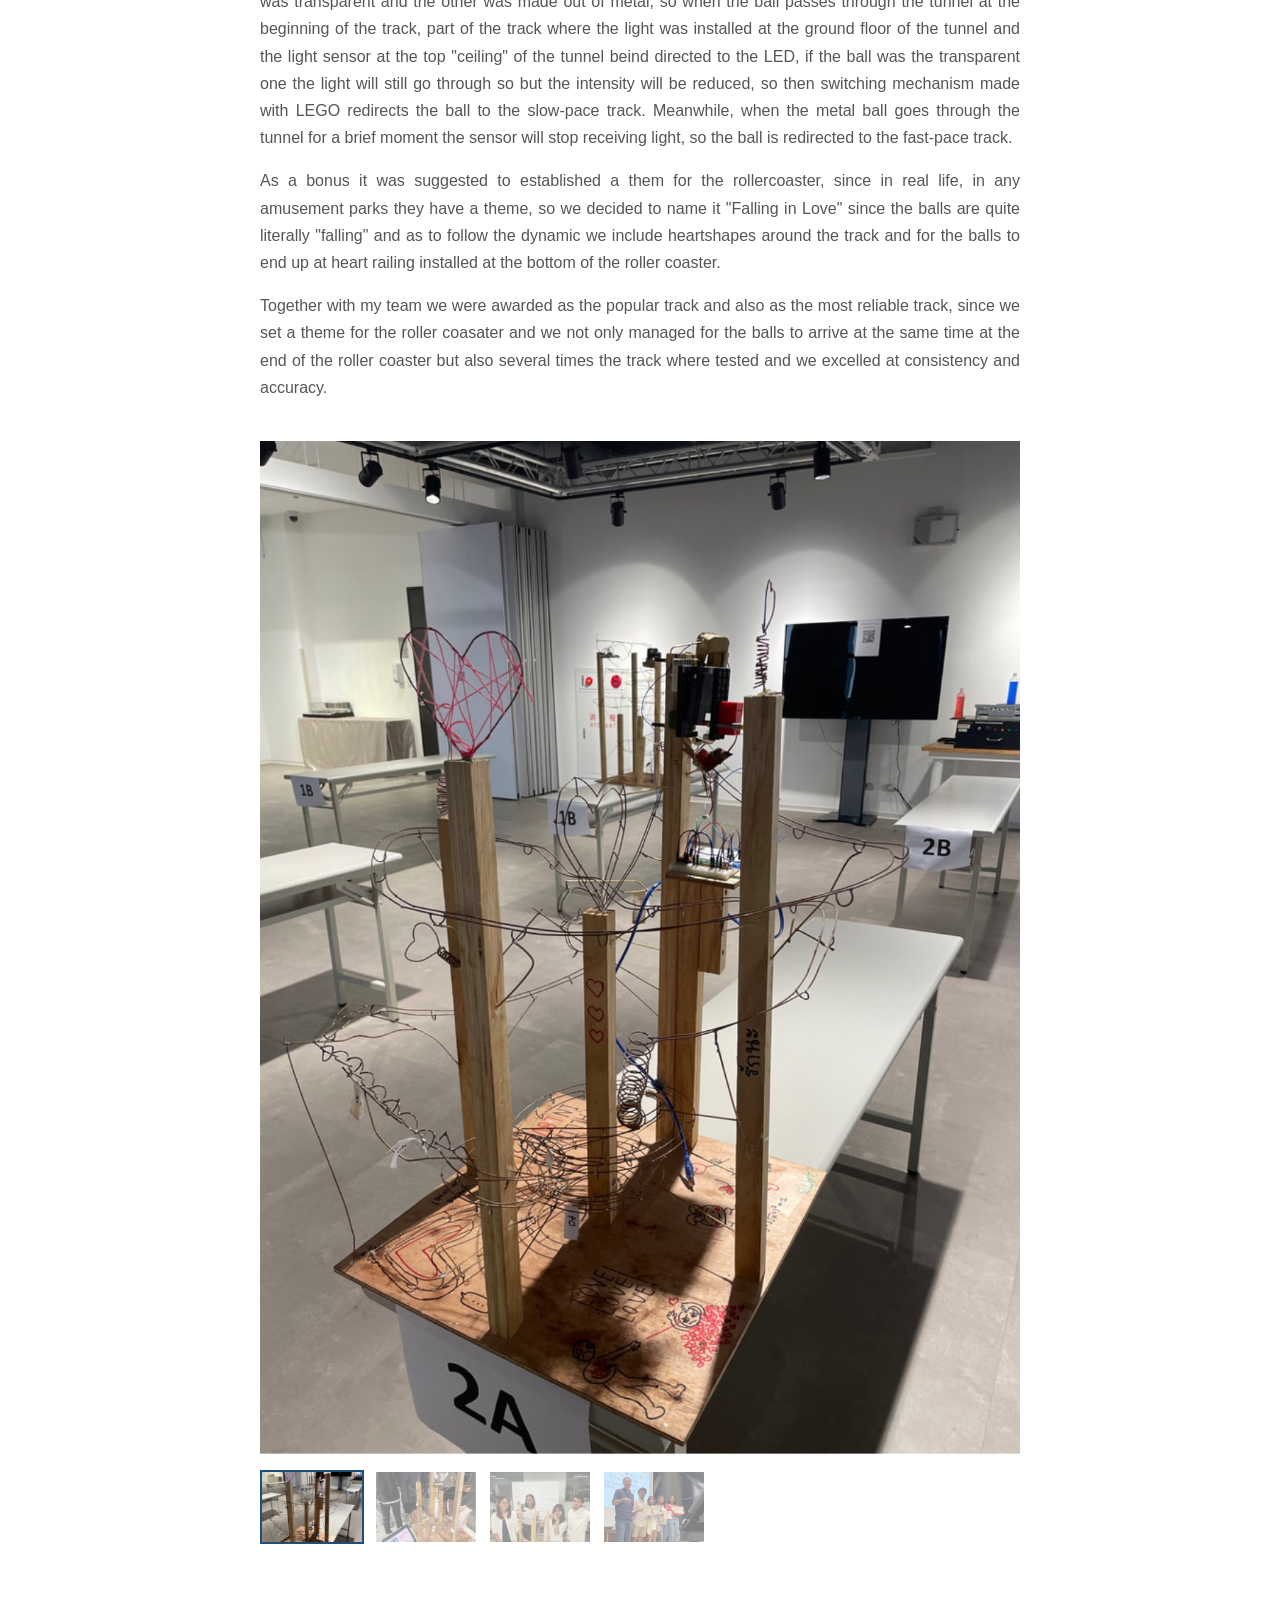
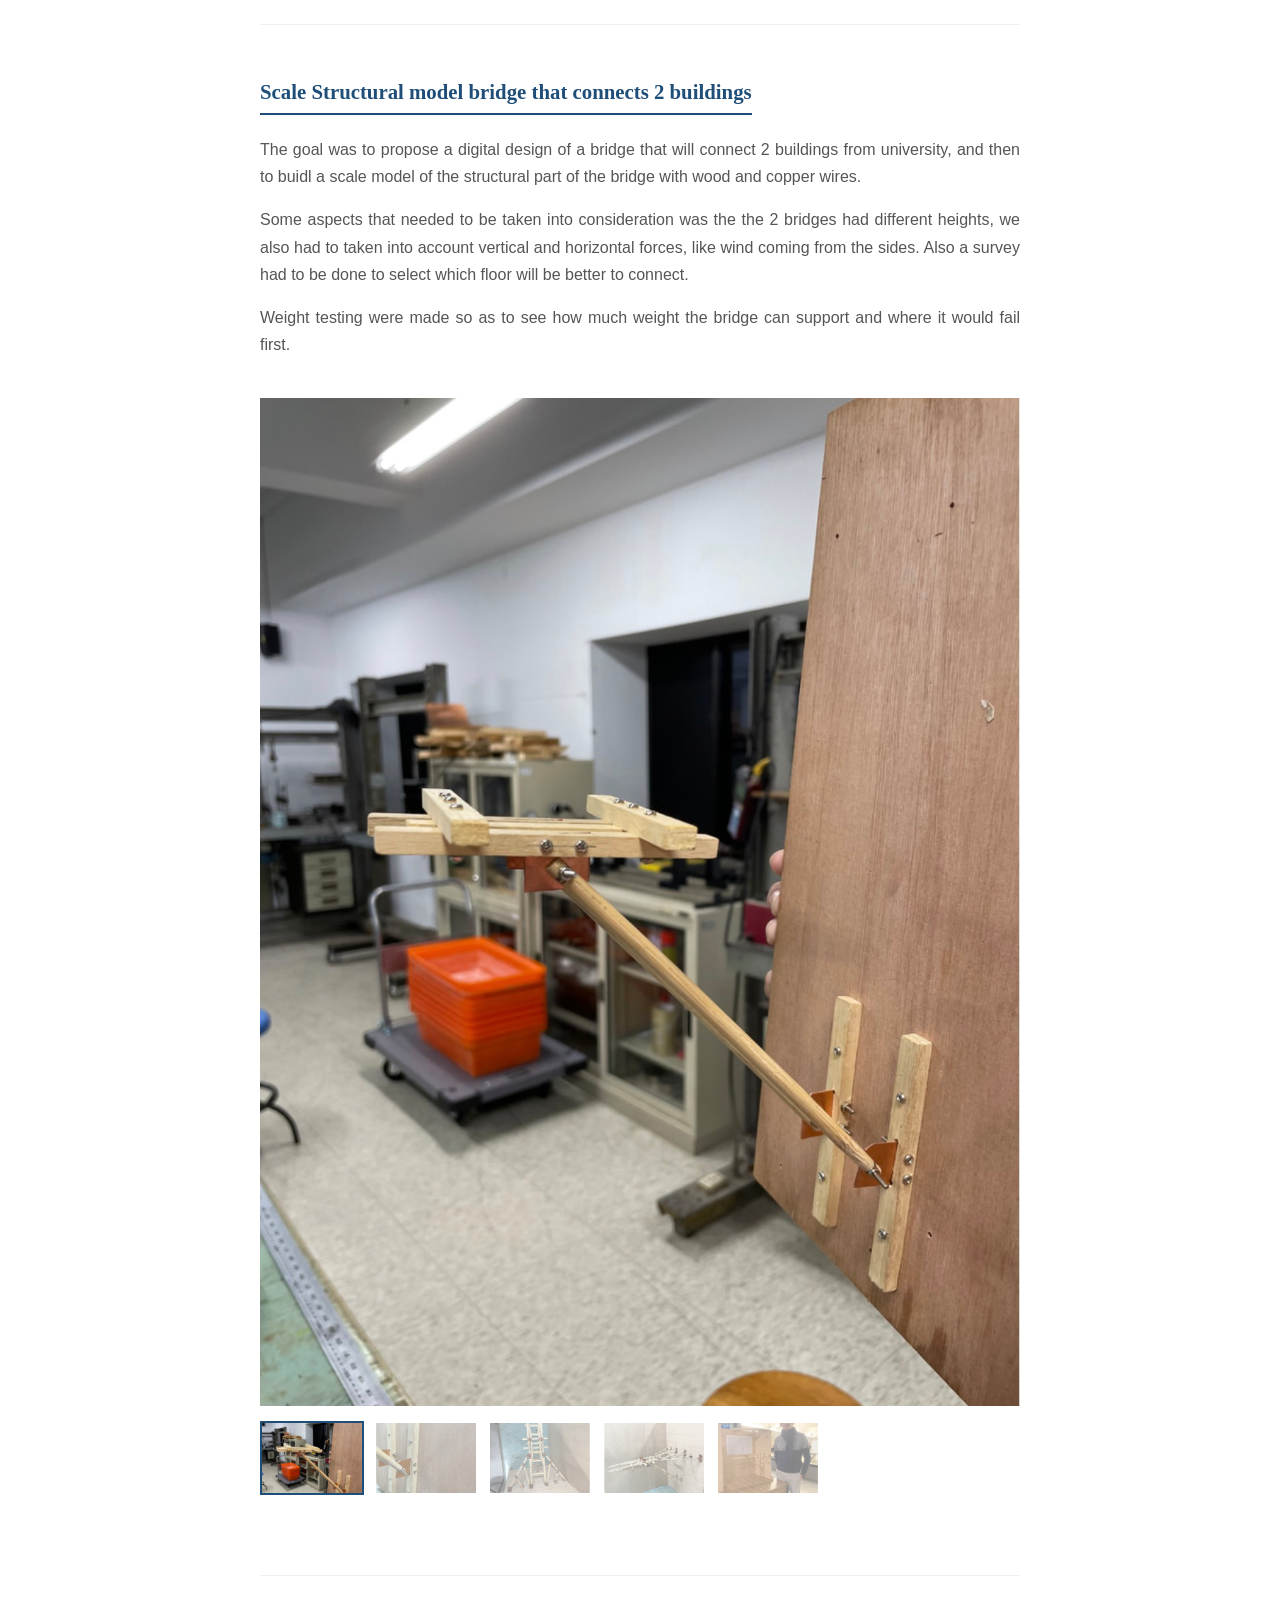
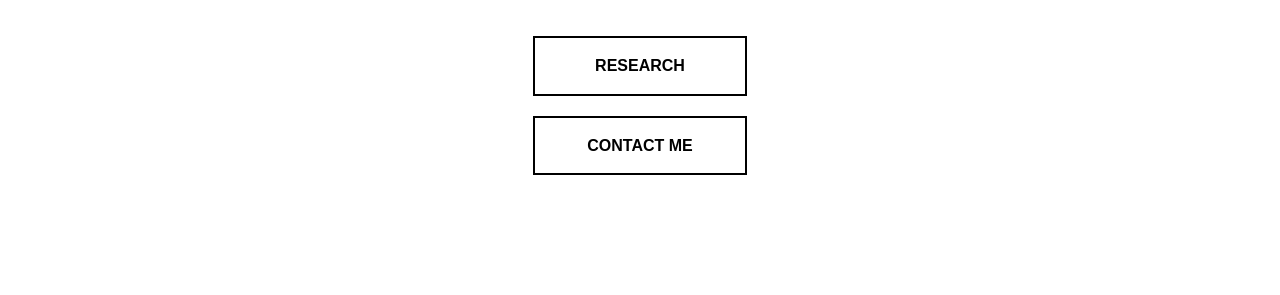
<file: projects.html>
<!DOCTYPE html>
<html lang="en">
<head>
    <meta charset="UTF-8">
    <meta name="viewport" content="width=device-width, initial-scale=1.0">
    <title>Projects - Javier Arevalo</title>
    <link rel="stylesheet" href="css/style.css">
</head>
<body>
    <header>
    <h1>JAVIER ARÉVALO / 何育杰</h1>

        <nav>
            <ul>
                <li><a href="index.html">Home</a></li>
                <li><a href="about_me.html">About me</a></li>
                <li><a href="projects.html" class="active">Projects</a></li>
                <li><a href="research.html">Research</a></li>
                <li><a href="achievements.html">Achievements</a></li>
                <li><a href="contact.html">Contact</a></li>
            </ul>
        </nav>
    </header>

    <main>
        <div class="projects-wrapper">
            
            <!-- 1. Main Title -->
            <h1 class="main-title">Projects</h1>

            <!-- 2. Intro Text & Side Buttons -->
            <div class="intro-layout">
                <div class="intro-text">
                    <p>The projects can be divided into the following categories:</p>
                    <p><strong>-Architectural Designs:</strong> They display the ability to design spaces that are both aesthetically pleasing and functional, using Softwares like SketchUp and AutoCAD to visualize and plan architectural projects.</p>
                    <p><strong>-Woodworking Creations:</strong> This category showcases the skills in crafting functional and unique pieces from wood, highlighting attention to detail and creativity.</p>
                    <p><strong>-Software Development:</strong> This category showcases a collection of coding projects that demonstrate the skills in software development, algorithm design, and problem-solving.</p>
                    <p><strong>-Mechanical and Structural Innovations:</strong> This category demonstrates the understanding of mechanical systems and structural design principles.</p>
                </div>
                
                <!-- Side Buttons -->
                <div class="side-buttons">
                    <a href="research.html" class="btn-small">RESEARCH</a>
                    <a href="contact.html" class="btn-small">CONTACT ME</a>
                </div>
            </div>

            <!-- 3. Quick Navigation (The "Jump" links) -->
            <div class="quick-nav">
                <h3>Jump to Category:</h3>
                <ul>
                    <li><a href="#architecture">Architectural Design</a></li>
                    <li><a href="#woodworking">Woodworking Creations</a></li>
                    <li><a href="#software">Software Development</a></li>
                    <li><a href="#mechanical">Mechanical & Structural Innovations</a></li>
                </ul>
            </div>

            <hr class="divider">

            <!-- 4. Architectural Design Section -->
            <!-- Note the id="architecture" matches the link above -->
            <section id="architecture" class="project-section">
                <h2 class="section-title">Architectural Design</h2>
                <hr class="sub-divider">

                <div class="project-item">
                    <h3 class="project-title">Net-zero green building</h3>
                    <p>Design a zero energy building, holistically addressing the carbon impact of it by providing a defensible rationale for selection of a retrofit or new construction project to meet the goals stated by the Solar Decathlon Design Challenge. As well as to quantify the carbon impact of the design and achieve decarbonization goals.</p>
                    <p>The division choosen for the design is residential, affordable housing building and the main aspects to focus from the ten aspects that the Solar Decathlon Deisgn Challenge establishes are Architecture, Market, Community and Presentation.</p>
                    <p>The Verdant Ascent project presents a comprehensive solution to contemporary housing challenges in Taiwan, integrating sustainability, community, affordability, and engineering innovation into a replicable model for net-zero multifamily residential development. Situated in Xinwu District, Taoyuan, the project responds to the area's smart city aspirations and demographic transitions by prioritizing adaptable unit layouts, energy efficiency, and environmental stewardship.</p>
                    <p>The goals and objectives are as follows:</p>
                    <p><strong>Goals:</strong></p>

                    <ol>
                        <li>Architectural Design Optimization:
                            <ul>
                                <li>Investigate and develop efficient architectural designs that maximize natural light, ventilation, passive solar heating and cooling.</li>
                                <li>Explore innovative materials and construction techniques that enhance sustainability and reduce costs.</li>
                            </ul>
                        </li>

                        <li>Community Engagement and Needs Assessment:
                            <ul>
                                <li>Conduct surveys and focus groups to understand the specific needs and preferences of the target community.</li>
                                <li>Develop strategies to foster community engagement and participation in the design process.</li>
                            </ul>
                        </li>

                        <li>Market Analysis and Financial Viability:
                            <ul>
                                <li>Conduct a thorough market analysis to identify demand for affordable housing in the area.</li>
                                <li>Evaluate financial models and incentives (e.g., tax credits, subsidies) that can make the project economically viable.</li>
                            </ul>
                        </li>

                        <li>Effective Presentation and Communication:
                            <ul>
                                <li>Develop a clear and compelling narrative about the project's benefits, focusing on sustainability, affordability, and community impact.</li>
                                <li>Create engaging visual materials (e.g., renderings, videos) to effectively communicate the project's design and value proposition to stakeholders.</li>
                            </ul>
                        </li>
                    </ol>

                    <p><strong>Objectives:</strong></p>
                    <ol>
                        <li>Design and Sustainability: Design a multifamily affordable housing project that achieves net-zero energy status while maintaining affordability. By using energy modeling tools to optimize building orientation, insulation, and renewable energy integration.</li>
                        <li>Community Integration: Ensure the project aligns with community needs and preferences. By conducting community surveys and workshops to gather feedback and incorporate it into the design process.</li>
                        <li>Market Feasibility: Determine the financial feasibility of the project and identify potential funding sources. By analyzing local market trends, assess government incentives, and evaluate partnerships with private investors.</li>
                        <li>Presentation and Communication: Develop a persuasive presentation that highlights the project’s unique features and benefits. By creating detailed visual aids, prepare a comprehensive project report, and rehearse presentations for clarity and impact.</li>
                    </ol>

                    <!-- Image Gallery -->
                    <div class="gallery-container">
                        <!-- Main large image -->
                        <div class="main-image">
                            <img src="images/Pr_Arch_NZB_1.jpg" alt="Net-Zero Building" id="mainImg">
                        </div>
                    
                        <!-- Thumbnails row -->
                        <div class="thumbnails">
                            <img src="images/Pr_Arch_NZB_1.jpg" class="thumb active">
                            <img src="images/Pr_Arch_NZB_2.jpg" class="thumb">
                            <img src="images/Pr_Arch_NZB_3.jpg" class="thumb">
                            <img src="images/Pr_Arch_NZB_4.jpg" class="thumb">
                            <img src="images/Pr_Arch_NZB_5.jpg" class="thumb">
                            <img src="images/Pr_Arch_NZB_6.jpg" class="thumb">
                            <img src="images/Pr_Arch_NZB_7.jpg" class="thumb">
                            <img src="images/Pr_Arch_NZB_8.jpg" class="thumb">
                            <img src="images/Pr_Arch_NZB_9.jpg" class="thumb">
                            <img src="images/Pr_Arch_NZB_10.jpg" class="thumb">
                            <img src="images/Pr_Arch_NZB_11.jpg" class="thumb">
                            <img src="images/Pr_Arch_NZB_12.jpg" class="thumb">
                            <img src="images/Pr_Arch_NZB_13.jpg" class="thumb">
                            <img src="images/Pr_Arch_NZB_14.jpg" class="thumb">
                            <img src="images/Pr_Arch_NZB_15.jpg" class="thumb">
                            <img src="images/Pr_Arch_NZB_16.jpg" class="thumb">
                        </div>
                    </div>

                </div>

                <div class="project-item">
                    <h3 class="project-title">Outdoor pavillion design - extension of university main cafeteria</h3>
                    <p>The task was to propose a design that solves a current situation or issue the university is facing, could be insufficient amount of classrooms, dormitories, laboratories, study areas, etc.</p>
                    <p>Together with my team, we choose to design an extension of the main cafeteria, since everyday during lunchtime it lacks of space to accomodate all students, teachers and faculty members, to the point that users are forced to sit on the floor during the hot and humid summer of Taiwan or also during the cold and windy winter. The prpblem intensifies when it is raining since individuals are unable to eat outside the cafeteria is much more crowded and people are forced to eat while standing.</p>
                    <p>So that the pavillion is not only used during lunchtime, we implemented electricity sockets in the tables and siting areas for users to utlize that space work or study as well.</p>

                    <!-- Image Gallery -->
                    <div class="gallery-container">
                        <!-- Main large image -->
                        <div class="main-image">
                            <img src="images/Pr_Arch_OP_1.jpg" alt="Outdoor Pavilion Design" id="mainImg">
                        </div>
                    
                        <!-- Thumbnails row -->
                        <div class="thumbnails">
                            <img src="images/Pr_Arch_OP_1.jpg" class="thumb active">
                            <img src="images/Pr_Arch_OP_2.jpg" class="thumb">
                            <img src="images/Pr_Arch_OP_3.jpg" class="thumb">
                            <img src="images/Pr_Arch_OP_4.jpg" class="thumb">
                        </div>
                    </div>

                </div>
            </section>



            <!-- Woodworking Creations Section -->
            <!-- Note the id="woodworking" matches the link above -->
            <section id="woodworking" class="project-section">
                <h2 class="section-title">Woodworking Creations</h2>
                <hr class="sub-divider">

                <div class="project-item">
                    <h3 class="project-title">Timber Structure Design: 12 meter pedestrian bridge for Elementary School Pond at Xitou Nature Education Park</h3>
                    <p>The south side primary school pond currently only has stepping stones that are very slippery, so if you want to go around the school pond, you have to take a detour and go up and down the stairs. Therefore, Fu Shou Industrial, a well-known food and feed company in central Taiwan, decided to donate to the National Taiwan University Experimental Forest to build a pedestrian bridge. The Experimental Forest contacted Professor Hervé Capart （卡艾瑋） and Professor Masatoshi Tomita (富田匡俊) of the Civil Engineering Department at National Taiwan University, with the idea that together with students from the department, the pedestrian bridge can become a reality.</p>
                    <p>The design requirements are as follows: Pedestrian bridge size 12 meters length, with a witdh of 2 meters. The structural materials to use are wood (Taiwanese domestic), or a steel-wood hybrid system design, the live load to be considered of span 0~8m (including 8m) 400kgf/m^2. The elements to be design include the Main structure, foundation structure, bridge deck, railings, cost, others (lighting, signs, etc.)</p>

                    <!-- Image Gallery -->
                    <div class="gallery-container">
                        <!-- Main large image -->
                        <div class="main-image">
                            <img src="images/Pr_Wood_WB_1.jpg" alt="Wooden Bridge" id="mainImg">
                        </div>
                    
                        <!-- Thumbnails row -->
                        <div class="thumbnails">
                            <img src="images/Pr_Wood_WB_1.jpg" class="thumb active">
                            <img src="images/Pr_Wood_WB_2.jpg" class="thumb">
                            <img src="images/Pr_Wood_WB_3.jpg" class="thumb">
                            <img src="images/Pr_Wood_WB_4.jpg" class="thumb">
                            <img src="images/Pr_Wood_WB_5.jpg" class="thumb">
                            <img src="images/Pr_Wood_WB_6.jpg" class="thumb">
                            <img src="images/Pr_Wood_WB_7.jpg" class="thumb">
                            <img src="images/Pr_Wood_WB_8.jpg" class="thumb">
                            <img src="images/Pr_Wood_WB_9.jpg" class="thumb">
                            <img src="images/Pr_Wood_WB_10.jpg" class="thumb">
                            <img src="images/Pr_Wood_WB_11.jpg" class="thumb">
                            <img src="images/Pr_Wood_WB_12.jpg" class="thumb">
                        </div>
                    </div>

                </div>

                <div class="project-item">
                    <h3 class="project-title">Unconventional Sitting object -  The Escape Seat / 避難座位​</h3>
                    <p>The task was to propose and build a wooden design of an object where one can sit on, though it has to be unconventional and needs to convey a feeling, sensation or emotion. An specific location for the object needs also to be selected and the object has to interact with the space either by complementing, disrupting, fusioning with it and so on. A budget was provided to buy the necessary materials and extra tools if needed, we managed to stay below budget, it was also needed to build a scale model of the design and an ortographic projection of it.</p>
                    <p>Together with my team, we choose to combine anxiety with peacefulness, two opposite yet coexisting emotions. I got inspired by the Emergency Escape Sling system found all around Taiwan and proposed to modify to sit at the edge of the building instead of its original purpose that is to descend from a building in case of emergency. After several design proposals and for safety reasons we finally came up with a suitable concept. The sitting device evokes anxiety to the user during the assembly process, but once seated, the space conveys peace since the framed metal rectangle directs the eyesight of the user to the view of the city.</p>
                    <p>The seat mimics the original escape sling made out of metal, but when building with wood it sparks curiosity to the user and forces him/her to pay attention to the device that usually goes unnotice. In a similar manner that the emotions are opposite, the metal and steel of the space contrast with the wood of the object, the first 2 heightens anxiety, meanwhile the wood promotes relaxation through tactile experience.</p>
                    <p>Additionally we challenge ourselves to create a design that uses no additional elements when converting from the standing position to the seat position, to achieve it, each part had to serve more than a single purpose, for instance, the base plate serves as the seating pad. We also focused on making the structure as lightweight as possible and of easy assembly, so that one person can assemble it.</p>
                    <p>Some other components that compliments to the design are the red ratchet strap, being the single element with a vibrant color it denotes the sense of anxiety and danger. Small details such as; the design of the poster that contains the instructions on how to assemble the device and the box were components like the ratchet strap can be stored inside when the device is in it standing position, are those details that makes the concept much more realistic.</p>
                    <p>For further details check out the following <a href="https://www.canva.com/design/DAGXppbPPzY/dlNqhRg7eDJ7Aekx2Ovk0g/view?utm_content=DAGXppbPPzY&utm_campaign=designshare&utm_medium=link&utm_source=viewer" target="_blank" rel="noopener noreferrer" class="external-link">presentation.</a></p>


                    <!-- Image Gallery -->
                    <div class="gallery-container">
                        <!-- Main large image -->
                        <div class="main-image">
                            <img src="images/Pr_Wood_ES_1.jpg" alt="Escape Seat" id="mainImg">
                        </div>
                    
                        <!-- Thumbnails row -->
                        <div class="thumbnails">
                            <img src="images/Pr_Wood_ES_1.jpg" class="thumb active">
                            <img src="images/Pr_Wood_ES_2.jpg" class="thumb">
                            <img src="images/Pr_Wood_ES_3.jpg" class="thumb">
                            <img src="images/Pr_Wood_ES_4.jpg" class="thumb">
                            <img src="images/Pr_Wood_ES_5.jpg" class="thumb">
                            <img src="images/Pr_Wood_ES_6.jpg" class="thumb">
                            <img src="images/Pr_Wood_ES_7.jpg" class="thumb">
                            <img src="images/Pr_Wood_ES_8.jpg" class="thumb">
                            <img src="images/Pr_Wood_ES_9.jpg" class="thumb">
                            <img src="images/Pr_Wood_ES_10.jpg" class="thumb">
                            <img src="images/Pr_Wood_ES_11.jpg" class="thumb">
                            <img src="images/Pr_Wood_ES_12.jpg" class="thumb">
                            <img src="images/Pr_Wood_ES_13.jpg" class="thumb">
                            <img src="images/Pr_Wood_ES_14.jpg" class="thumb">
                            <img src="images/Pr_Wood_ES_15.jpg" class="thumb">
                            <img src="images/Pr_Wood_ES_16.jpg" class="thumb">
                            <img src="images/Pr_Wood_ES_17.jpg" class="thumb">
                            <img src="images/Pr_Wood_ES_18.jpg" class="thumb">
                        </div>
                    </div>

                </div>

                <div class="project-item">
                    <h3 class="project-title">Furniture wooden set for outdoors or indoors​</h3>
                    <p>A set of 2 chairs, 2 middle-height stools and table were made out of wood with the idea that it can be placed in an outdoor space or patio, but also the finished given to the wood, its light color, the white cushions from the chairs together with the blue cushions are suitable for indoors living room of a house where the space is ventilated, with great lighting and a light color palette of white and beige tones.</p>

                    <!-- Image Gallery -->
                    <div class="gallery-container">
                        <!-- Main large image -->
                        <div class="main-image">
                            <img src="images/Pr_Wood_WF_4.jpg" alt="Wooden Furniture" id="mainImg">
                        </div>
                    
                        <!-- Thumbnails row -->
                        <div class="thumbnails">
                            <img src="images/Pr_Wood_WF_1.jpg" class="thumb active">
                            <img src="images/Pr_Wood_WF_2.jpg" class="thumb">
                            <img src="images/Pr_Wood_WF_3.jpg" class="thumb">
                            <img src="images/Pr_Wood_WF_4.jpg" class="thumb">
                            <img src="images/Pr_Wood_WF_5.jpg" class="thumb">
                        </div>
                    </div>

                </div>
            </section>

            
            <!-- Software Development Section -->
            <!-- Note the id="software" matches the link above -->
            <section id="software" class="project-section">
                <h2 class="section-title">Software Development</h2>
                <hr class="sub-divider">

                <div class="project-item">
                    <h3 class="project-title">Random Password Generator (RPG)</h3>
                    <p>By using Python in the web-based environment JupyterLab Notebook, tool offered in the Graphical User Interface (GUI) Anaconda Navigator, a progam was created to generate random passwords according to the parameters set by the user.</p>
                    <p>If they user would like for the program to use only a limited range of letters, number and special characters, he/she needs to add those parameters and later the code will ask the user how many paswwords would like to create, the numbers of characters for the password(s) to have and if it wants to use special characters or not. Since, some websites don't allow the use of special characters in the passwords and they usually set a minimum amount of "strings".</p>
                    <p>The program will then display the passwords wich all contains a random arrangement of number, upper and lowercase letters and special characters if the user specifies to have them.</p>

                    <!-- Image Gallery -->
                    <div class="gallery-container">
                        <!-- Main large image -->
                        <div class="main-image">
                            <img src="images/Pr_RPG_SD_1.jpg" alt="Software Development" id="mainImg">
                        </div>
                    
                        <!-- Thumbnails row -->
                        <div class="thumbnails">
                            <img src="images/Pr_RPG_SD_1.jpg" class="thumb active">
                            <img src="images/Pr_RPG_SD_2.jpg" class="thumb">
                            <img src="images/Pr_RPG_SD_3.jpg" class="thumb">
                            <img src="images/Pr_RPG_SD_4.jpg" class="thumb">
                            <img src="images/Pr_RPG_SD_5.jpg" class="thumb">
                        </div>
                    </div>

                </div>

            </section>



            <!-- Mechanical & Structural Section -->
            <!-- Note the id="mechanical" matches the link above -->
            <section id="mechanical" class="project-section">
                <h2 class="section-title">Mechanical & Structural</h2>
                <hr class="sub-divider">

                <div class="project-item">
                    <h3 class="project-title">Falling in Love - Two-track marble ball roller coaster</h3>
                    <p>The objective of the project was to propose and build a design of a Two-track roller coaster, one of the tracks had to be exciting, fun, fast and with turns and loops, while the second track had to slow and less extreme. However both marble balls had to arrive at then of the the roller coaster at the same time.</p>
                    <p>It was necessary to program and build with LEGO a mechanism that identifies which ball is coming, and depending of it it had to swtich lanes. We decided to program the arduino with a light sensor, since one ball was transparent and the other was made out of metal, so when the ball passes through the tunnel at the beginning of the track, part of the track where the light was installed at the ground floor of the tunnel and the light sensor at the top "ceiling" of the tunnel beind directed to the LED, if the ball was the transparent one the light will still go through so but the intensity will be reduced, so then switching mechanism made with LEGO redirects the ball to the slow-pace track. Meanwhile, when the metal ball goes through the tunnel for a brief moment the sensor will stop receiving light, so the ball is redirected to the fast-pace track.</p>
                    <p>As a bonus it was suggested to established a them for the rollercoaster, since in real life, in any amusement parks they have a theme, so we decided to name it "Falling in Love" since the balls are quite literally "falling" and as to follow the dynamic we include heartshapes around the track and for the balls to end up at heart railing installed at the bottom of the roller coaster.</p>
                    <p>Together with my team we were awarded as the popular track and also as the most reliable track, since we set a theme for the roller coasater and we not only managed for the balls to arrive at the same time at the end of the roller coaster but also several times the track where tested and we excelled at consistency and accuracy.</p>

                    <!-- Image Gallery -->
                    <div class="gallery-container">
                        <!-- Main large image -->
                        <div class="main-image">
                            <img src="images/Pr_PMDL_M&S_1.jpg" alt="Software Development" id="mainImg">
                        </div>
                    
                        <!-- Thumbnails row -->
                        <div class="thumbnails">
                            <img src="images/Pr_PMDL_M&S_1.jpg" class="thumb active">
                            <img src="images/Pr_PMDL_M&S_2.jpg" class="thumb">
                            <img src="images/Pr_PMDL_M&S_3.jpg" class="thumb">
                            <img src="images/Pr_PMDL_M&S_4.jpg" class="thumb">
                        </div>
                    </div>
                </div>


                <div class="project-item">
                    <h3 class="project-title">Scale Structural model bridge that connects 2 buildings</h3>
                    <p>The goal was to propose a digital design of a bridge that will connect 2 buildings from university, and then to buidl a scale model of the structural part of the bridge with wood and copper wires.</p>
                    <p>Some aspects that needed to be taken into consideration was the the 2 bridges had different heights, we also had to taken into account vertical and horizontal forces, like wind coming from the sides. Also a survey had to be done to select which floor will be better to connect.</p>
                    <p>Weight testing were made so as to see how much weight the bridge can support and where it would fail first.</p>

                    <!-- Image Gallery -->
                    <div class="gallery-container">
                        <!-- Main large image -->
                        <div class="main-image">
                            <img src="images/Pr_SBrdg_M&S_1.jpg" alt="Software Development" id="mainImg">
                        </div>
                    
                        <!-- Thumbnails row -->
                        <div class="thumbnails">
                            <img src="images/Pr_SBrdg_M&S_1.jpg" class="thumb active">
                            <img src="images/Pr_SBrdg_M&S_2.jpg" class="thumb">
                            <img src="images/Pr_SBrdg_M&S_3.jpg" class="thumb">
                            <img src="images/Pr_SBrdg_M&S_4.jpg" class="thumb">
                            <img src="images/Pr_SBrdg_M&S_5.jpg" class="thumb">                            
                        </div>
                    </div>
                </div>     
                
                <!-- Buttons on the bottom of the page are centered -->
                <div class="button-container">
                    <!-- Button 1: Links to the Research page -->
                    <a href="research.html" class="btn">RESEARCH</a>
                    
                    <!-- Button 2: Links to the Contact page -->
                    <a href="contact.html" class="btn">CONTACT ME</a>
                </div>

            </section>
        </div>
    </main>
    <script src="js/script.js"></script>
</body>
</html>
</file>
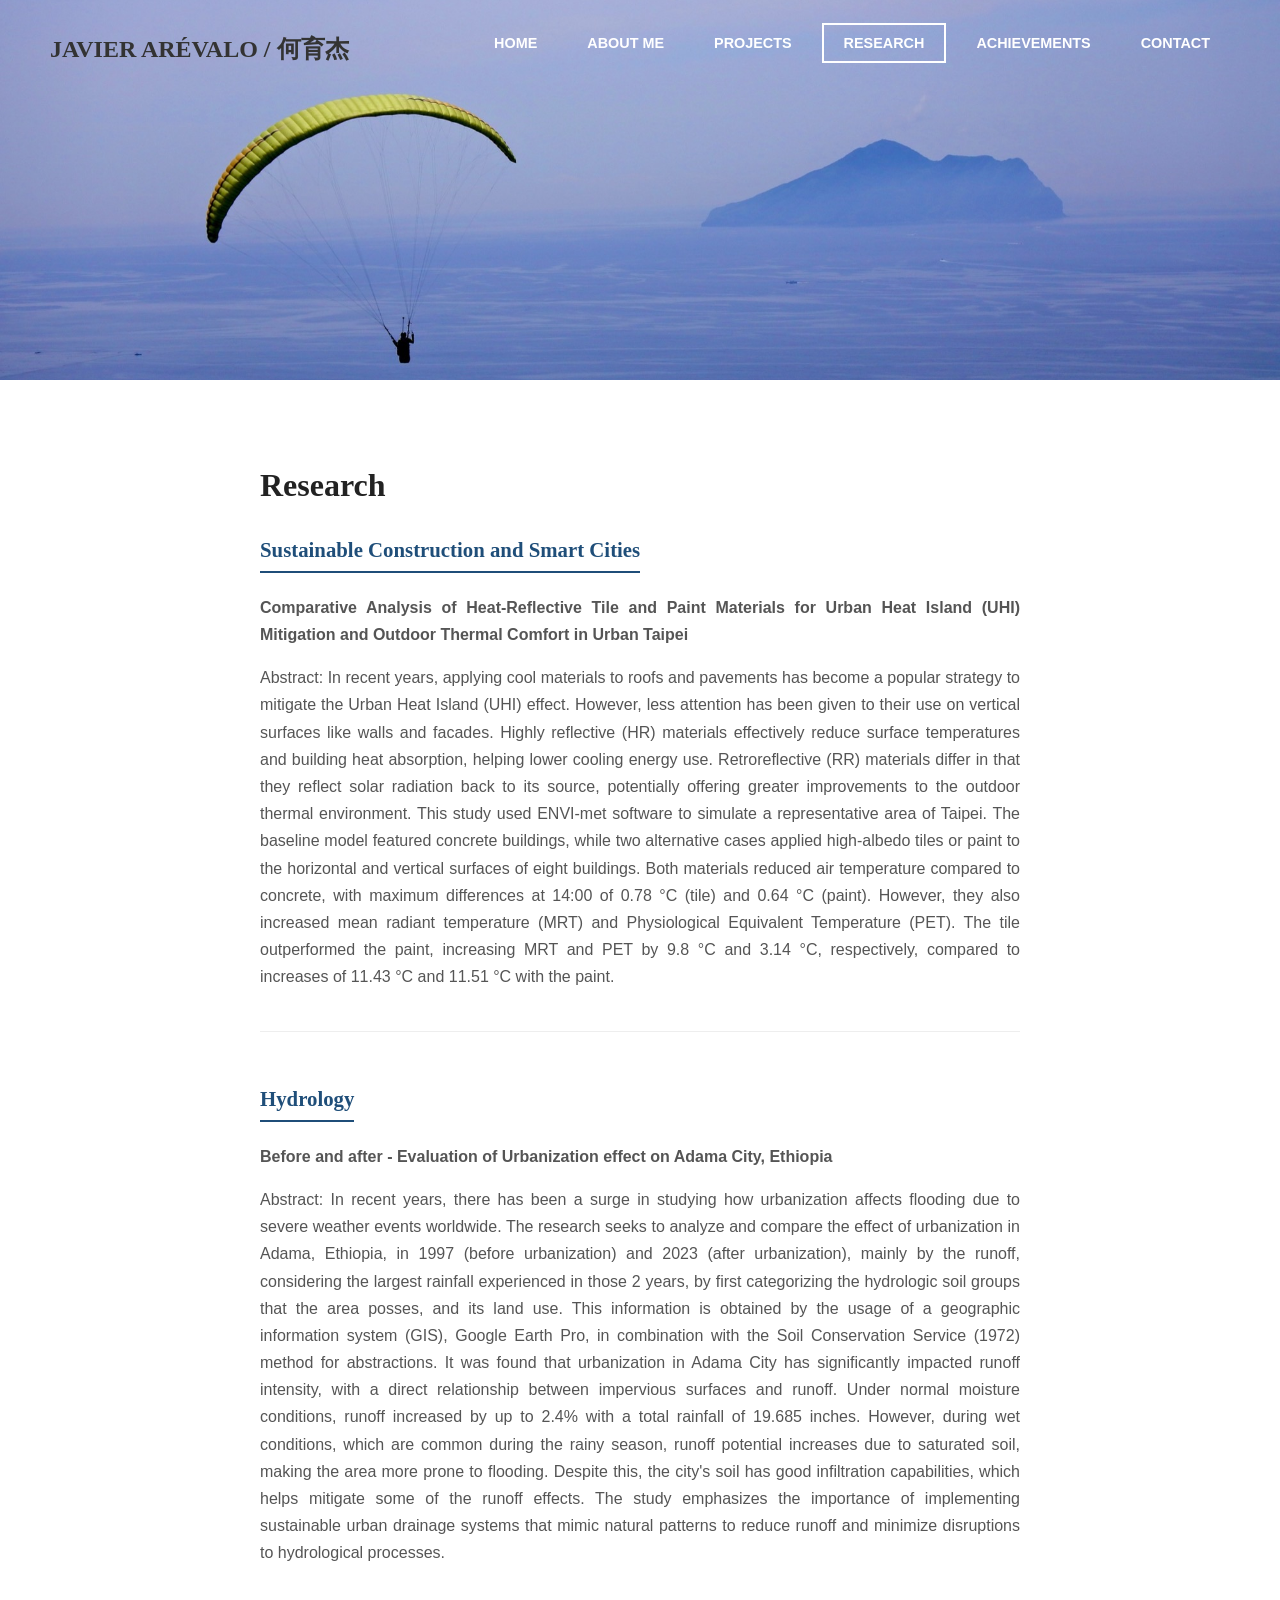
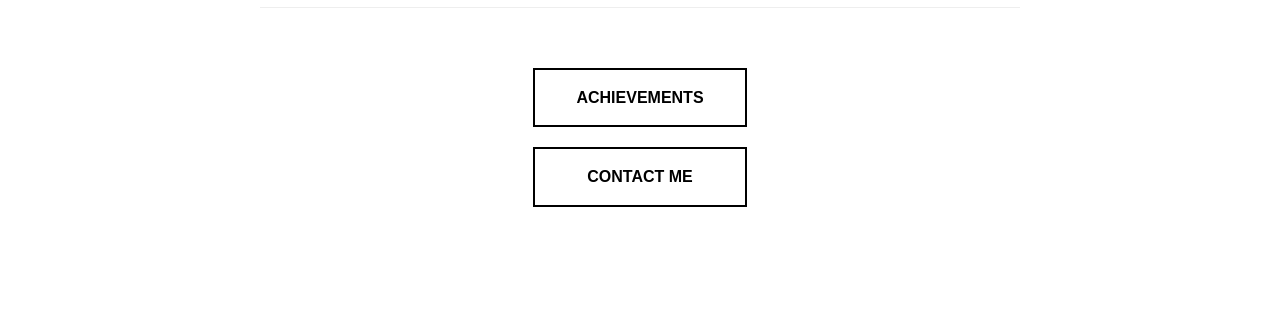
<file: research.html>
<!DOCTYPE html>
<html lang="en">
<head>
    <meta charset="UTF-8">
    <meta name="viewport" content="width=device-width, initial-scale=1.0">
    <title>Research - Javier Arevalo</title>
    <link rel="stylesheet" href="css/style.css">
</head>
<body>
    <header>
    <h1>JAVIER ARÉVALO / 何育杰</h1>

        <nav>
            <ul>
                <li><a href="index.html">Home</a></li>
                <li><a href="about_me.html">About me</a></li>
                <li><a href="projects.html">Projects</a></li>
                <li><a href="research.html" class="active">Research</a></li>
                <li><a href="achievements.html">Achievements</a></li>
                <li><a href="contact.html">Contact</a></li>
            </ul>
        </nav>
    </header>

    <main>
        <div class="projects-wrapper">
            
            <!-- 1. Main Title -->
            <h1 class="main-title">Research</h1>

            <div class="project-item">
                <h3 class="project-title">Sustainable Construction and Smart Cities</h3>
                <p><strong>Comparative Analysis of Heat-Reflective Tile and Paint Materials for Urban Heat Island (UHI) Mitigation and Outdoor Thermal Comfort in Urban Taipei</strong></p>
                <p>Abstract: In recent years, applying cool materials to roofs and pavements has become a popular strategy to mitigate the Urban Heat Island (UHI) effect. However, less attention has been given to their use on vertical surfaces like walls and facades. Highly reflective (HR) materials effectively reduce surface temperatures and building heat absorption, helping lower cooling energy use. Retroreflective (RR) materials differ in that they reflect solar radiation back to its source, potentially offering greater improvements to the outdoor thermal environment. This study used ENVI-met software to simulate a representative area of Taipei. The baseline model featured concrete buildings, while two alternative cases applied high-albedo tiles or paint to the horizontal and vertical surfaces of eight buildings. Both materials reduced air temperature compared to concrete, with maximum differences at 14:00 of 0.78 °C (tile) and 0.64 °C (paint). However, they also increased mean radiant temperature (MRT) and Physiological Equivalent Temperature (PET). The tile outperformed the paint, increasing MRT and PET by 9.8 °C and 3.14 °C, respectively, compared to increases of 11.43 °C and 11.51 °C with the paint.</p>
            </div>

            <div class="project-item">
                <h3 class="project-title">Hydrology</h3>
                <p><strong>Before and after - Evaluation of Urbanization effect on Adama City, Ethiopia</strong></p>
                <p>Abstract: In recent years, there has been a surge in studying how urbanization affects flooding due to severe weather events worldwide. The research seeks to analyze and compare the effect of urbanization in Adama, Ethiopia, in 1997 (before urbanization) and 2023 (after urbanization), mainly by the runoff, considering the largest rainfall experienced in those 2 years, by first categorizing the hydrologic soil groups that the area posses, and its land use. This information is obtained by the usage of a geographic information system (GIS), Google Earth Pro, in combination with the Soil Conservation Service (1972) method for abstractions. It was found that urbanization in Adama City has significantly impacted runoff intensity, with a direct relationship between impervious surfaces and runoff. Under normal moisture conditions, runoff increased by up to 2.4% with a total rainfall of 19.685 inches. However, during wet conditions, which are common during the rainy season, runoff potential increases due to saturated soil, making the area more prone to flooding. Despite this, the city's soil has good infiltration capabilities, which helps mitigate some of the runoff effects. The study emphasizes the importance of implementing sustainable urban drainage systems that mimic natural patterns to reduce runoff and minimize disruptions to hydrological processes.</p>
            </div>

            <!-- Buttons on the bottom of the page are centered -->
            <div class="button-container">
                <!-- Button 1: Links to the achievements page -->
                <a href="achievements.html" class="btn">ACHIEVEMENTS</a>
                    
                <!-- Button 2: Links to the Contact page -->
                <a href="contact.html" class="btn">CONTACT ME</a>
            </div>

        </div>
    </main>
</file>
<file: css/style.css>
html {
    scroll-behavior: smooth;
}

/* =========================================
   1. GLOBAL TYPOGRAPHY (The "Master" Rules)
   ========================================= */

body {
    /* This sets the font for ALL text on the site */
    font-family: 'Helvetica Neue', Helvetica, Arial, sans-serif; 
    margin: 0;
    padding: 0;
    color: #444; /* A soft dark gray is easier to read than pure black */
    line-height: 1.6; /* Makes text easier to read */
}

/* Headings: We use a Serif font here for that "Academic/Elegant" look */
h1, h2, h3, h4 {
    font-family: 'Georgia', 'Times New Roman', serif;
    color: #222;
    margin-top: 0;
}

/* Specific sizes for consistency */
h2 {
    font-size: 2.2em;
    margin-bottom: 20px;
}

h3 {
    font-size: 1.5em;
    margin-bottom: 15px;
}

/* Paragraphs: Justified text */
p {
    text-align: justify; /* This aligns text to both left and right edges */
    margin-bottom: 15px;
}

/* Lists: Keep them left-aligned so they don't look weird */
ul, ol {
    text-align: left; 
    margin-bottom: 20px;
}

/* Links: Consistent color */
/* Style for external links to make them stand out */
.external-link {
    color: #1f4e79; /* Your theme blue */
    text-decoration: underline; /* Always underlined */
    font-weight: bold; /* Bold text */
}

.external-link:hover {
    color: #0d2b4a; /* Darker blue on hover */
    background-color: #f0f4f8; /* Light blue background on hover */
}



/* --- HEADER STYLES --- */
header {
    /* 1. The Background Image */
    /* Note: Since CSS is in the 'css' folder, we go up one level (..) to find images */
    background-image: url('../images/header_bg_paraglide.JPG'); 
    background-size: cover;       /* Makes image cover the whole area */
    background-position: center;  /* Centers the image */
    background-repeat: no-repeat;
    
    /* 2. Layout (Flexbox) */
    display: flex;
    justify-content: space-between; /* Pushes Name to Left, Nav to Right */
    align-items: flex-start;        /* This moves everything to the top */
    
    /* 3. Sizing */
    height: 350px; /* Adjust this height to fit your image */
    padding-top: 30px; 
    padding-left: 50px;
    padding-right: 50px;
}


/* The Name (Left Side) */
header h1 {
    color: #333; /* Dark text as seen in your screenshot */
    margin: 0;
    font-size: 1.5em;
    font-weight: bold;
    text-transform: uppercase;
    /* Optional: Add a white text shadow if the background is too dark behind the name */
    /* text-shadow: 1px 1px 2px white; */ 
}

header p {
    margin: 0;
    opacity: 0.9;
}

/* The Navigation (Right Side) */
nav ul {
    list-style-type: none;
    margin: 0;
    padding: 0;
    display: flex;
    gap: 10px; /* Space between buttons */
}

nav a {
    color: white; /* White text for links */
    text-decoration: none;
    font-weight: bold;
    font-size: 0.9em;
    padding: 10px 20px; /* Padding inside the button */
    text-transform: uppercase;
    transition: all 0.3s ease;
}

nav a:hover {
    background-color: rgba(255, 255, 255, 0.2); /* Slight highlight on hover */
}

/* THE RECTANGLE (Active State) */
/* This class creates the white box around the current page */
nav a.active {
    border: 2px solid white;
}




/* --- MAIN CONTENT --- */
main {
    max-width: 800px;
    margin: 0 auto;
    padding: 40px 20px;
}

.biography {
    text-align: center;
}

.biography h2 {
    color: #1f4e79;
    margin-bottom: 20px;
}

.biography p {
    line-height: 1.6;
    margin-bottom: 30px;
    color: #333;
}

.profile-photo img {
    max-width: 300px;
    border-radius: 10px;
    box-shadow: 0 4px 6px rgba(0,0,0,0.1);
}


/* --- ABOUT ME CONTAINER --- */
.about-container {
    display: flex; /* This makes the children sit side-by-side */
    max-width: 1000px; /* Keeps the content from getting too wide */
    margin: 50px auto; /* Centers the container on the page */
    padding: 0 20px;
    gap: 60px; /* Space between the image and the text */
    align-items: flex-start; /* Aligns items to the top */
}

/* Left Side: Image */
.about-image {
    flex: 1; /* Takes up 1 part of the space */
    max-width: 40%; /* Limits image size */
}

.about-image img {
    width: 100%; /* Makes image fill its container */
    height: auto;
    display: block;
}

/* Right Side: Content */
.about-content {
    flex: 1.5; /* Takes up slightly more space than the image */
    text-align: left;
}

/* Styling the Headings (Work Experience, etc.) */
.about-content h3 {
    text-decoration: underline; /* Adds the underline seen in screenshot */
    margin-top: 25px;
    margin-bottom: 10px;
    font-size: 1.1em;
    color: #333;
}

/* Styling Lists with Bullets */
.about-content ul {
    list-style-type: disc;
    padding-left: 20px;
    margin-bottom: 15px;
    color: #555;
}

.about-content li {
    margin-bottom: 5px;
}

/* Styling Text Paragraphs (Languages/Softwares) */
.about-content p {
    line-height: 1.6;
    color: #555;
    margin-bottom: 15px;
}

/* --- BUTTON STYLES --- */
/* Button Container Alignment (Keep this one to align right) */
.button-container {
    display: flex;
    flex-direction: column; 
    align-items: center; /* Pushes buttons to the RIGHT side */
    margin-top: 40px;
    gap: 20px; 
}

/* The Button Style */
.btn {
    display: inline-block;
    padding: 15px 30px;
    border: 2px solid black;
    background-color: white;
    color: black;
    text-decoration: none; 
    font-weight: bold;
    text-transform: uppercase;
    font-size: 1em;
    transition: all 0.3s ease; 
}

/* Hover effect (turns black when you mouse over) */
.btn:hover {
    background-color: black;
    color: white;
}

/* Responsive: Stack them on mobile phones */
@media (max-width: 768px) {
    .about-container {
        flex-direction: column; 
    }
    .about-image {
        max-width: 100%;
        margin-bottom: 30px;
    }
    .button-container {
        align-items: center; /* Center buttons on mobile */
    }
}


/* --- PROJECTS CONTAINER --- */

.projects-wrapper {
    max-width: 900px;
    margin: 0 auto;
    padding: 40px 20px;
}

/* Layout for Intro Text and Side Buttons */
.intro-layout {
    display: flex;
    justify-content: space-between;
    gap: 40px;
    margin-bottom: 40px;
}

.intro-text {
    flex: 2; /* Takes up more space */
    color: #555;
    line-height: 1.6;
}

.intro-text p {
    margin-bottom: 15px;
}

/* Side Buttons (Research / Contact) */
.side-buttons {
    flex: 1;
    display: flex;
    flex-direction: column;
    justify-content: center; /* Centers buttons vertically */
    align-items: flex-end; /* Aligns buttons to the right */
    gap: 15px;
}

.btn-small {
    display: inline-block;
    padding: 10px 20px;
    border: 1px solid black;
    background-color: white;
    color: black;
    text-decoration: none;
    font-weight: bold;
    font-size: 0.8em;
    text-transform: uppercase;
    width: 120px; /* Fixed width for uniformity */
    text-align: center;
    transition: all 0.3s ease;
}

.btn-small:hover {
    background-color: black;
    color: white;
}

/* Quick Navigation Links */
.quick-nav {
    /* This is the magic that makes it stick! */
    position: sticky;
    top: 0; /* Sticks to the very top of the screen when scrolled to */
    
    /* Styling to make it look like a floating bar */
    background-color: rgba(255, 255, 255, 0.95); /* Slightly transparent white */
    backdrop-filter: blur(5px); /* Modern "frosted glass" effect */
    z-index: 1000; /* Ensures it stays on top of all other content */
    
    padding: 15px 20px;
    margin: 40px 0 30px 0;
    border-bottom: 2px solid #1f4e79; /* Blue line to separate it from content */
    box-shadow: 0 4px 10px rgba(0,0,0,0.05); /* Subtle shadow when it floats */
    text-align: center;
}

.quick-nav h3 {
    margin: 0 0 10px 0;
    font-size: 0.85em;
    color: #888;
    text-transform: uppercase;
    letter-spacing: 1px;
    font-weight: normal;
}

.quick-nav ul {
    list-style-type: none;
    padding: 0;
    margin: 0;
    display: flex;
    justify-content: center;
    gap: 5px;
    flex-wrap: wrap; /* Allows wrapping on smaller screens */
}

.quick-nav a {
    color: #1f4e79;
    text-decoration: none;
    font-weight: bold;
    font-size: 1em;
    padding: 8px 16px;
    border-radius: 20px; /* Makes them look like pill-shaped buttons */
    border: 1px solid transparent;
    transition: all 0.3s ease;
}

.quick-nav a:hover {
    background-color: #1f4e79;
    color: white;
    border-color: #1f4e79;
}

/* Dividers */
.divider {
    border: 0;
    border-top: 1px solid #ddd;
    margin: 40px 0;
}

.sub-divider {
    border: 0;
    border-top: 1px solid #eee;
    margin: 20px 0 40px 0;
}

/* Section Titles (e.g., Architectural Design) */
.section-title {
    margin-bottom: 10px;
    text-align: center;
}

/* Project Items */
.project-item p, .project-item li {
    color: #555;
    line-height: 1.6;
    margin-bottom: 10px;
}


/* =========================================
   BOTTOM PAGE BUTTONS (Equal Length)
   ========================================= */

.button-container {
    display: flex;
    flex-direction: column; /* Stacks them vertically */
    align-items: center;    /* Centers them horizontally on the page */
    margin-top: 60px;
    margin-bottom: 40px;
    gap: 20px;              /* Space between the two buttons */
}

/* Force the .btn class to have a fixed width when inside .button-container */
.button-container .btn {
    width: 150px;           /* Sets a fixed width so they are exactly the same length */
    text-align: center;     /* Ensures the text is centered inside the button */
    display: block;         /* Makes the width property work correctly */
    
    /* Optional: If you want them to look EXACTLY like the top buttons, 
       you can change "btn" to "btn-small" in the HTML above, 
       or uncomment the lines below to match the top style: */
    /* padding: 10px 20px; */
    /* font-size: 0.8em; */
    /* border: 1px solid black; */
}



/* --- IMAGE GALLERY STYLES --- */

.gallery-container {
    margin: 40px 0;
}

.main-image {
    width: 100%;
    margin-bottom: 15px;
    background-color: #f5f5f5; /* Light gray background while loading */
}

.main-image img {
    width: 100%;
    height: auto;
    display: block;
}

.thumbnails {
    display: flex;
    gap: 10px;
    overflow-x: auto; /* Allows horizontal scrolling if many thumbnails */
    padding-bottom: 10px;
}

.thumb {
    width: 100px;
    height: 70px;
    object-fit: cover;
    cursor: pointer;
    border: 2px solid transparent;
    transition: all 0.3s ease;
    flex-shrink: 0; /* Prevents thumbnails from shrinking */
    opacity: 0.5; /* Dims inactive thumbnails */
}

.thumb:hover {
    border-color: #1f4e79; /* Blue border on hover */
    opacity: 0.8;
}

.thumb.active {
    border-color: #1f4e79; /* Blue border for selected thumbnail */
    opacity: 1;
}


/* =========================================
   RESEARCH PAGE STYLES
   ========================================= */
.project-title {
    font-size: 1.3em;
    color: #1f4e79; /* Your theme blue */
    margin-bottom: 5px;
    /* Optional: subtle underline like original */
    border-bottom: 2px solid #1f4e79;
    padding-bottom: 5px;
    display: inline-block;
}

.project-item h3 strong {
    font-size: 1.1em;
    color: #222;
    font-weight: 600;
}

.project-item p {
    color: #555;
    line-height: 1.7; /* Slightly more readable for long abstracts */
}

/* Add a subtle visual separator between research categories */
.project-item {
    margin-bottom: 50px;
    padding-bottom: 30px;
    border-bottom: 1px solid #eee;
}

.project-item:last-child {
    border-bottom: none;
}


/* =========================================
   CONTACT PAGE STYLES
   ========================================= */

.contact-wrapper {
    max-width: 900px;
    margin: 0 auto;
    padding: 40px 20px;
}

.contact-layout {
    display: flex;
    gap: 60px;
    margin-top: 40px;
}

.contact-info {
    flex: 1;
    padding-right: 20px;
}

.contact-info p {
    margin-bottom: 20px;
    line-height: 1.6;
    color: #555;
}

.contact-info .external-link {
    color: #1f4e79;
    font-weight: bold;
    text-decoration: underline;
}

.contact-form {
    flex: 1.5;
}

.required-note {
    font-size: 0.85em;
    color: #888;
    font-style: italic;
    margin-bottom: 20px;
}

.contact-form label {
    display: block;
    margin-bottom: 8px;
    color: #333;
    font-weight: 600;
    font-size: 0.95em;
}

.contact-form input[type="text"],
.contact-form input[type="email"],
.contact-form textarea {
    width: 100%;
    padding: 12px;
    margin-bottom: 20px;
    border: 1px solid #ccc;
    font-family: inherit;
    font-size: 1em;
    box-sizing: border-box; /* Ensures padding doesn't affect width */
}

.contact-form input:focus,
.contact-form textarea:focus {
    outline: none;
    border-color: #1f4e79;
    box-shadow: 0 0 0 2px rgba(31, 78, 121, 0.1);
}

.name-fields {
    display: flex;
    gap: 15px;
}

.name-fields input {
    flex: 1;
}

.btn-submit {
    display: inline-block;
    padding: 12px 30px;
    background-color: white;
    color: black;
    border: 2px solid black;
    font-weight: bold;
    text-transform: uppercase;
    cursor: pointer;
    transition: all 0.3s ease;
    font-size: 0.9em;
}

.btn-submit:hover {
    background-color: black;
    color: white;
}

/* Mobile Responsive */
@media (max-width: 768px) {
    .contact-layout {
        flex-direction: column;
        gap: 40px;
    }
    
    .contact-info {
        padding-right: 0;
    }
    
    .name-fields {
        flex-direction: column;
        gap: 0;
    }
}


/* =========================================
   HOME PAGE SPECIFIC STYLES
   ========================================= */

/* Remove default browser spacing */
html, body {
    margin: 0;
    padding: 0;
}

/* 1. Header - COMPLETELY override the general header rule */
body.home-page header {
    background: white !important; /* Override the paragliding image */
    background-image: none !important; /* Remove the image */
    position: relative;
    width: 100%;
    z-index: 100;
    padding: 15px 50px;
    display: flex;
    justify-content: space-between;
    align-items: center;
    box-sizing: border-box;
    margin: 0;
    height: auto !important; /* Override the 350px height */
    min-height: 60px;
}

body.home-page header h1 {
    color: #333;
    background: transparent;
    margin: 0;
    font-size: 1.2em;
}

body.home-page nav {
    margin: 0;
}

body.home-page nav ul {
    list-style-type: none;
    margin: 0;
    padding: 0;
    display: flex;
    gap: 20px;
}

body.home-page nav a {
    color: #333;
    background: transparent;
    padding: 8px 15px;
    font-size: 0.8em;
    letter-spacing: 1px;
    text-decoration: none;
}

body.home-page nav a:hover {
    color: #66b296;
}

body.home-page nav a.active {
    border: 1px solid #333;
    background: transparent;
    color: #333;
}

/* 2. Main Container - Override the 800px limit */
body.home-page main {
    max-width: 100% !important;
    padding: 0 !important;
    margin: 0 !important;
}

/* 3. Hero Section */
.hero-section {
    background-image: url('../images/Home_climbing.JPG');
    background-size: cover;
    background-position: center;
    background-repeat: no-repeat;
    
    width: 100vw;
    height: 90vh;
    display: flex;
    align-items: center;
    justify-content: flex-end;
    margin: 0;
    padding: 0;
}

/* 4. Text Positioning */
.hero-content {
    text-align: right;
    padding-right: 3%;
    width: 20%;
}

.hero-name {
    font-family: 'Georgia', serif;
    font-size: 4em;
    margin: 0;
    font-style: italic;
    color: #66b296;
    line-height: 1.1;
}

.hero-subtitle {
    font-family: 'Georgia', serif;
    font-size: 1.5em;
    margin-top: 15px;
    color: #66b296;
}

/* 5. About Section */
.home-about-section {
    padding: 80px 20px;
    max-width: 1000px;
    margin: 0 auto;
}

.home-about-section .about-container {
    display: flex;
    align-items: center;
    gap: 50px;
}

.home-about-section .about-image {
    flex: 1;
}

.home-about-section .about-image img {
    width: 100%;
    max-width: 400px;
    display: block;
    margin: 0 auto;
}

.home-about-section .about-text {
    flex: 1;
    text-align: left;
}

.home-about-section .about-text h2 {
    font-family: 'Georgia', serif;
    font-size: 2.5em;
    color: #333;
    margin-bottom: 20px;
}

.home-about-section .about-text p {
    text-align: justify;
    color: #555;
    line-height: 1.6;
    margin-bottom: 20px;
}

/* 6. Black Buttons */
.btn-black {
    display: inline-block;
    background-color: black;
    color: white;
    padding: 15px 30px;
    text-decoration: none;
    font-weight: bold;
    font-size: 0.9em;
    letter-spacing: 1px;
    transition: opacity 0.3s;
    margin-top: 10px;
}

.btn-black:hover {
    opacity: 0.8;
}

/* =========================================
   NEW COLLAGE GRID STYLES
   ========================================= */

.home-projects-section {
    padding: 60px 20px;
    text-align: center;
    background-color: #fff;
}

.section-heading {
    font-family: 'Georgia', serif;
    font-size: 2.5em;
    color: #333;
    margin-bottom: 40px;
}

.collage-container {
    position: relative;
    max-width: 1200px; /* Keeps it from getting too wide on huge screens */
    margin: 0 auto;
}

/* The Grid Layout */
.collage-grid {
    display: grid;
    grid-template-columns: repeat(12, 1fr); /* 12 columns allows for 3, 4, and 2 splits */
    grid-auto-rows: 250px; /* Height of each row */
    gap: 15px; /* White space between images */
}

.grid-item {
    overflow: hidden;
    background-color: #eee; /* Placeholder color while loading */
}

.grid-item img {
    width: 100%;
    height: 100%;
    object-fit: cover; /* Ensures images fill the box without stretching */
    transition: opacity 0.5s ease, transform 0.5s ease;
}

/* Hover effect for individual images */
.grid-item:hover img {
    transform: scale(1.05); /* Slight zoom on hover */
}

/* --- LAYOUT ASSIGNMENTS --- */

/* Row 1: 3 Images (12 / 3 = 4 columns each) */
.grid-item:nth-child(1) { grid-column: span 4; }
.grid-item:nth-child(2) { grid-column: span 4; }
.grid-item:nth-child(3) { grid-column: span 4; }

/* Row 2: 4 Images (12 / 4 = 3 columns each) */
.grid-item:nth-child(4) { grid-column: span 3; }
.grid-item:nth-child(5) { grid-column: span 3; }
.grid-item:nth-child(6) { grid-column: span 3; }
.grid-item:nth-child(7) { grid-column: span 3; }

/* Row 3: 2 Images (12 / 2 = 6 columns each) */
.grid-item:nth-child(8) { grid-column: span 6; }
.grid-item:nth-child(9) { grid-column: span 6; }

/* The Button Overlay */
.collage-overlay {
    position: absolute;
    top: 50%;
    left: 50%;
    transform: translate(-50%, -50%);
    z-index: 10;
}

/* Responsive: Stack them on mobile */
@media (max-width: 768px) {
    .collage-grid {
        grid-template-columns: 1fr; /* 1 column on mobile */
        grid-auto-rows: 200px;
    }
    .grid-item:nth-child(n) {
        grid-column: span 1 !important; /* Reset all spans */
    }
}


/* 8. Contact Section */
.home-contact-section {
    padding: 100px 20px;
    text-align: center;
    background-color: #fff;
}

/* Responsive */
@media (max-width: 768px) {
    .home-about-section .about-container {
        flex-direction: column;
    }
    .hero-name {
        font-size: 2.5em;
    }
    .collage-track img {
        height: 200px;
    }
}


/* =========================================
   RESPONSIVE DESIGN — ONE SITE, ALL SCREENS
   ========================================= */

/* ---------- TABLETS (iPad) ---------- */
@media (max-width: 1024px) {
    header,
    body.home-page header {
        padding-left: 30px;
        padding-right: 30px;
    }
    .hero-content { width: 45%; }
    .hero-name    { font-size: 3em; }
}

/* ---------- PHONES (iPhone) ---------- */
@media (max-width: 768px) {

    /* 1. HEADER: stack the name above the menu, centered */
    header,
    body.home-page header {
        flex-direction: column;
        align-items: center;
        text-align: center;
        gap: 12px;
        padding: 15px;
        height: auto;        /* removes the fixed 350px height */
    }

    nav ul,
    body.home-page nav ul {
        flex-wrap: wrap;
        justify-content: center;
        gap: 4px;
    }

    nav a,
    body.home-page nav a {
        padding: 6px 10px;
        font-size: 0.7em;
    }

    /* 2. HERO: center the text so nothing gets cut off */
    .hero-section {
        height: 75vh;
        justify-content: center;   /* was: flex-end (pushed right) */
    }

    .hero-content {
        width: 92%;                /* was: 20% — this caused the cut text */
        padding-right: 0;
        text-align: center;        /* was: right */
    }

    .hero-name     { font-size: 2.4em; }
    .hero-subtitle { font-size: 1.1em; }

    /* 3. STACK ALL SIDE-BY-SIDE LAYOUTS VERTICALLY */
    .intro-layout,
    .contact-layout,
    .about-container,
    .home-about-section .about-container {
        flex-direction: column;
        gap: 30px;
    }

    .side-buttons {
        flex-direction: row;
        justify-content: center;
    }

    .about-image { max-width: 100%; }

    /* 4. SMALLER TEXT & BUTTONS FOR SMALL SCREENS */
    .projects-wrapper,
    .contact-wrapper { padding: 30px 15px; }

    .main-title,
    .section-heading { font-size: 2em; }

    .section-title { font-size: 1.6em; }

    .quick-nav a { font-size: 0.85em; padding: 6px 10px; }

    .btn, .btn-small, .btn-black, .btn-submit {
        font-size: 0.85em;
        padding: 12px 20px;
    }

    /* 5. COLLAGE: one column on phones */
    .collage-grid {
        grid-template-columns: 1fr;
        grid-auto-rows: 220px;
    }
    .grid-item:nth-child(n) { grid-column: span 1 !important; }

    /* Justified text looks bad on narrow screens (big word gaps) */
    p { text-align: left; }
}

/* ---------- VERY SMALL PHONES ---------- */
@media (max-width: 400px) {
    .hero-name { font-size: 1.9em; }
    nav a { font-size: 0.65em; padding: 5px 8px; }
}
</file>
